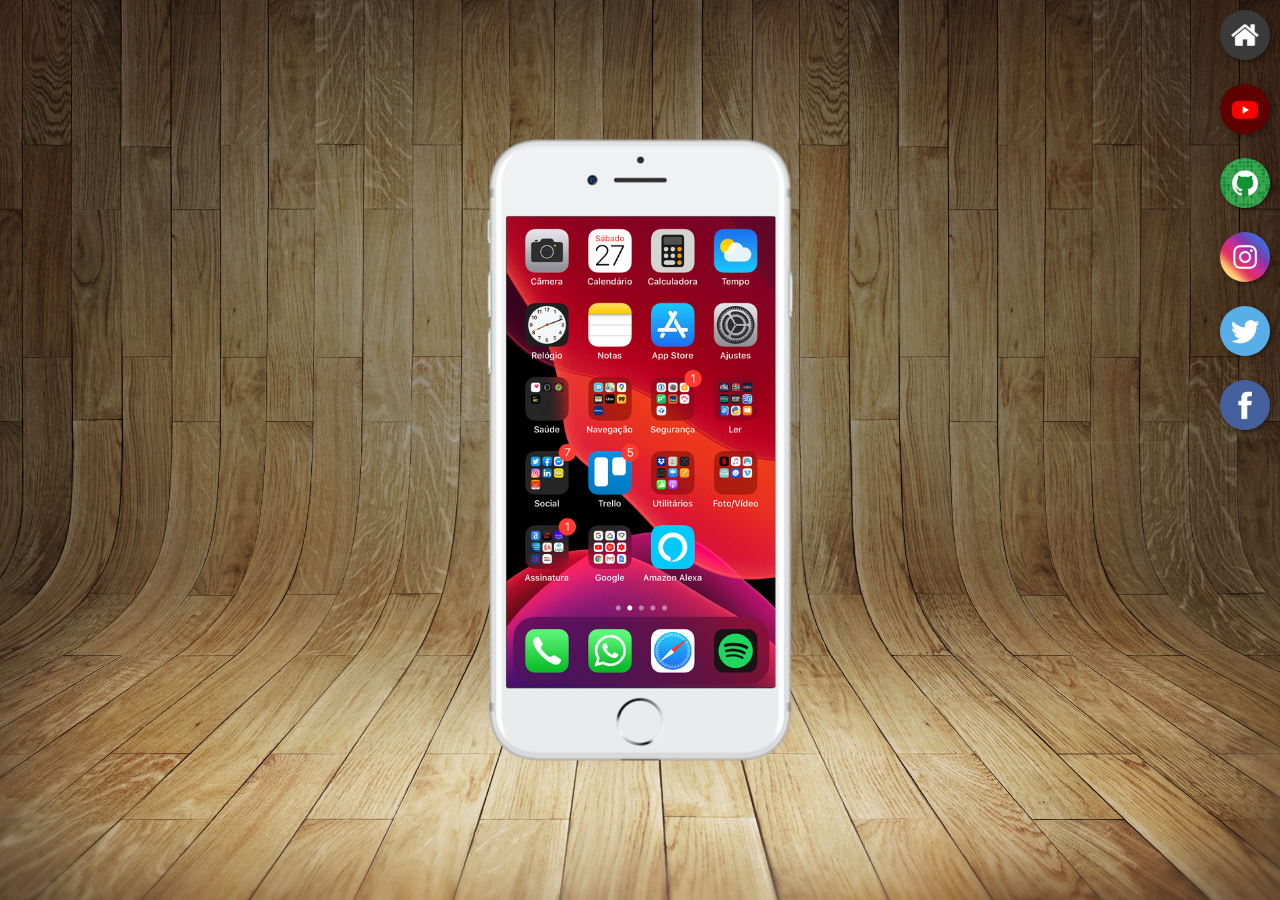
<file: index.html>
<!DOCTYPE html>
<html lang="en">
<head>
    <meta charset="UTF-8">
    <meta name="viewport" content="width=device-width, initial-scale=1.0">
    <title>Projecto Redes sociais</title>
    <link rel="shortcut icon" href="favicon.ico" type="image/x-icon">
     <link rel="stylesheet" href="estilos/style.css">
</head>
<body>
     

    <main>
        <section id="telefone">
            <iframe src="home.html" name="tela"  id="tela" frameborder="0">
                Seu navegador nao e compativel com isso.
            </iframe>

        </section>
        <section id="redes-sociais">
            <a href="home.html" target="tela"><img src="imagens/logo-home.jpg" alt="logo-home"></a><br>
            <a href="youtube.html" target="tela"><img src="imagens/logo-youtube.jpg" alt="logo-youtube"></a><br>
            <a href="github.html" target="tela"><img src="imagens/logo-github.jpg" alt="logo-github"></a><br>
            <a href="instagram.html" target="tela"><img src="imagens/logo-instagram.jpg" alt="logo-instagram"></a><br>
            <a href="twiiter.html" target="tela"><img src="imagens/logo-twitter.jpg" alt="logo-twitter"></a><br>
            <a href="facebook.html" target="tela"><img src="imagens/logo-facebook.jpg" alt="logo-facebbok"></a><br>

        </section>
    </main>
    
</body>
</html>
</file>
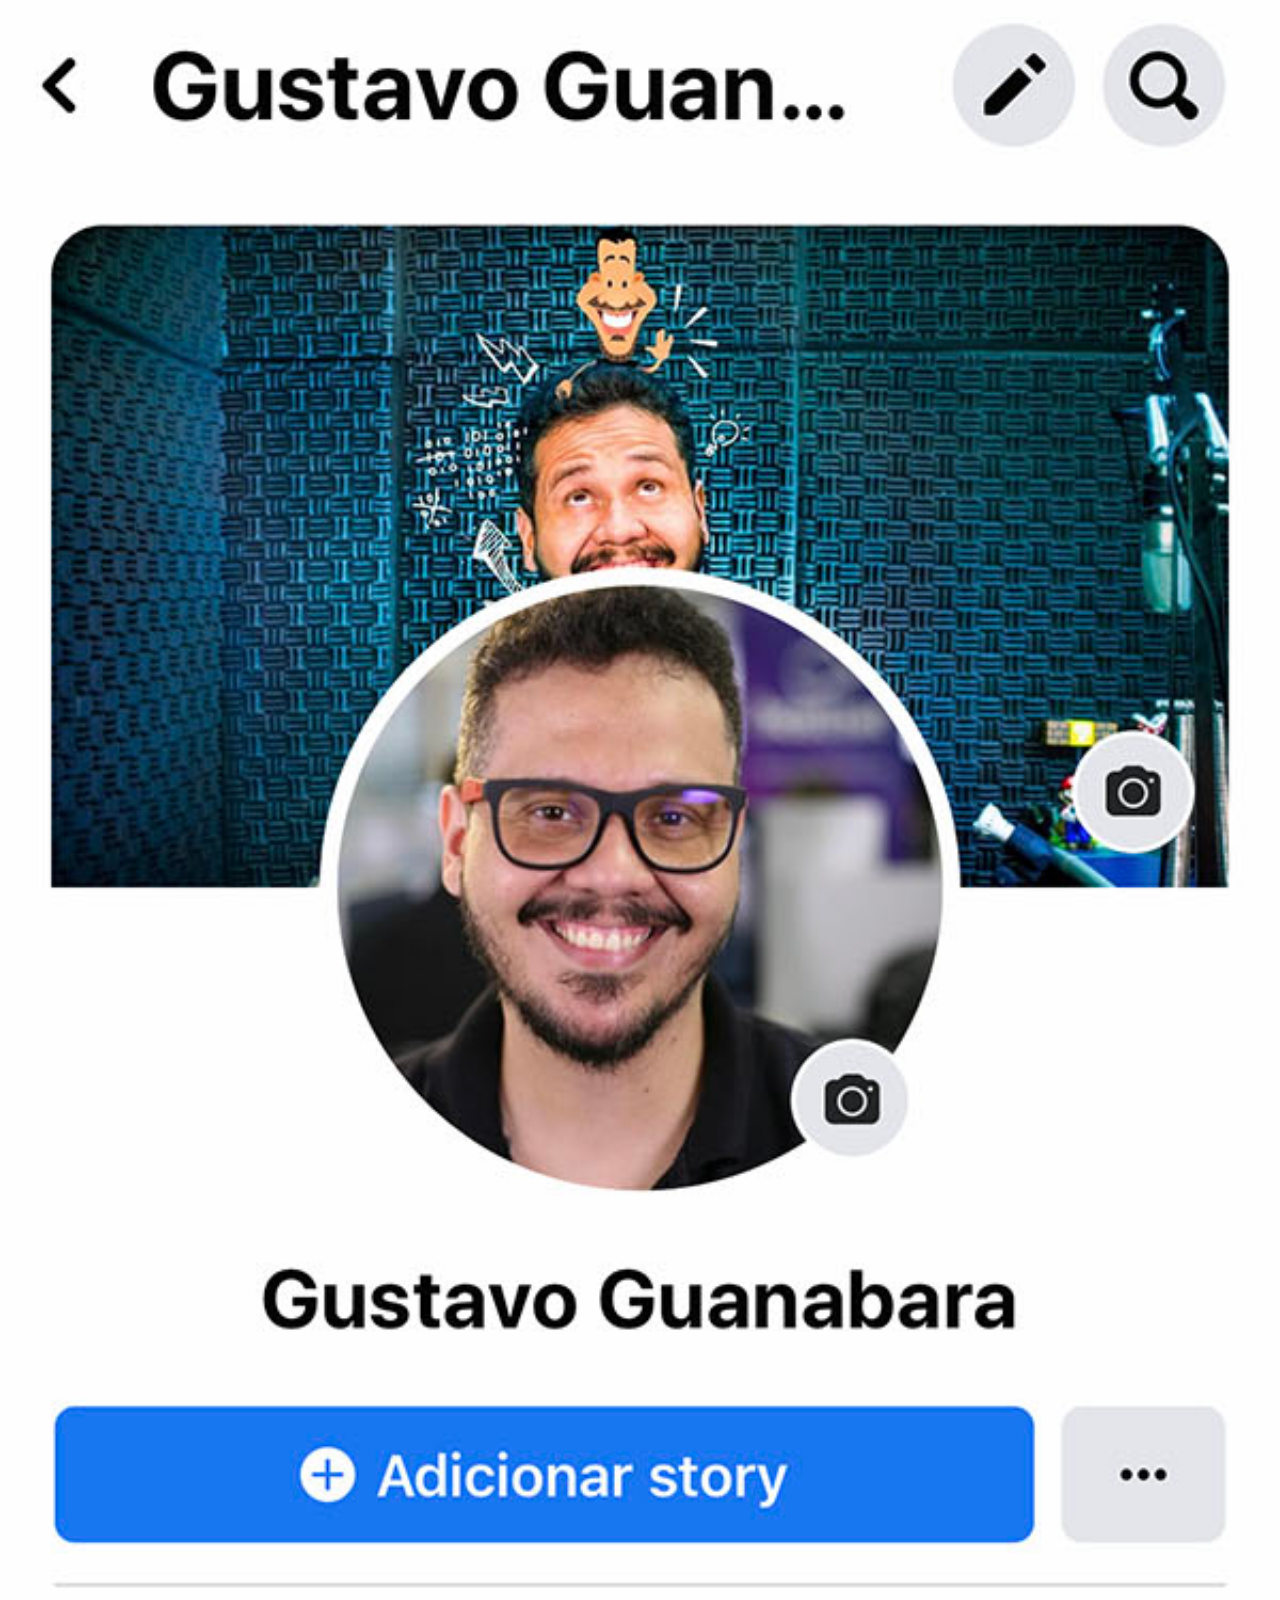
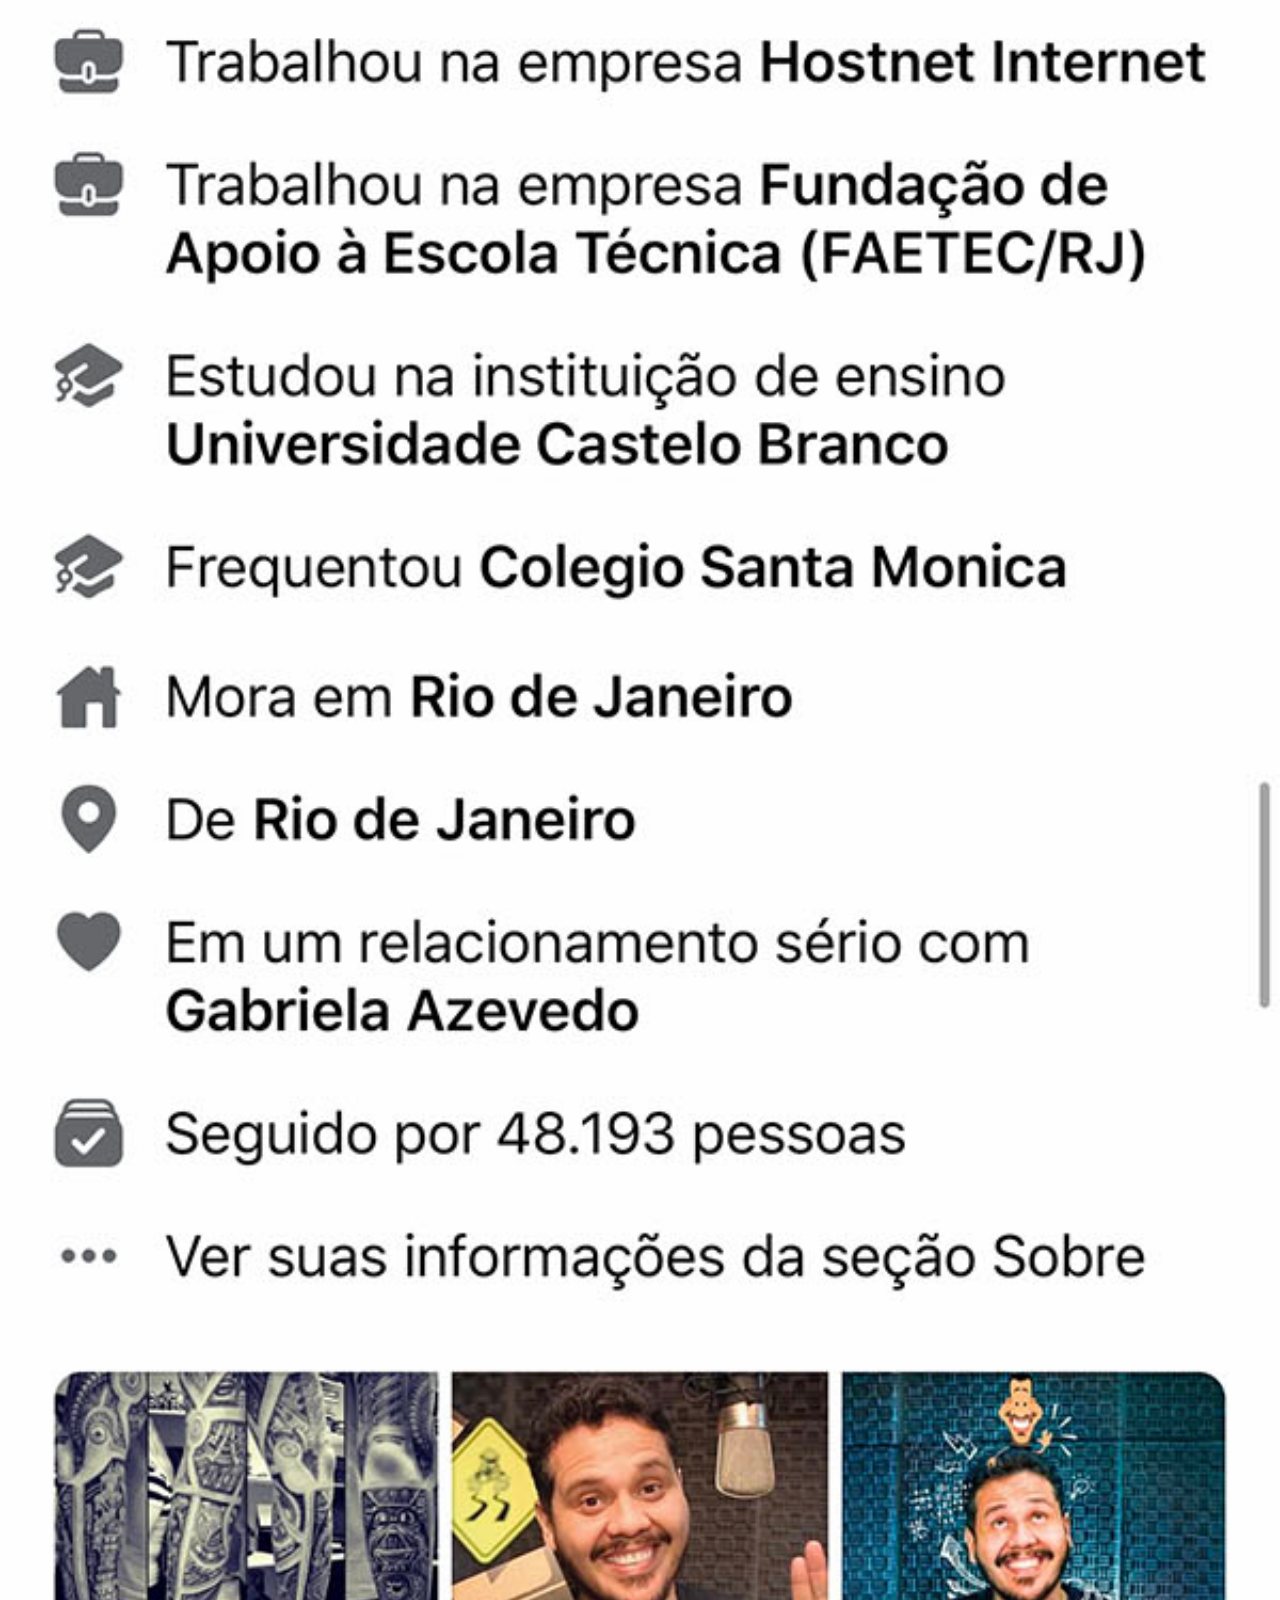
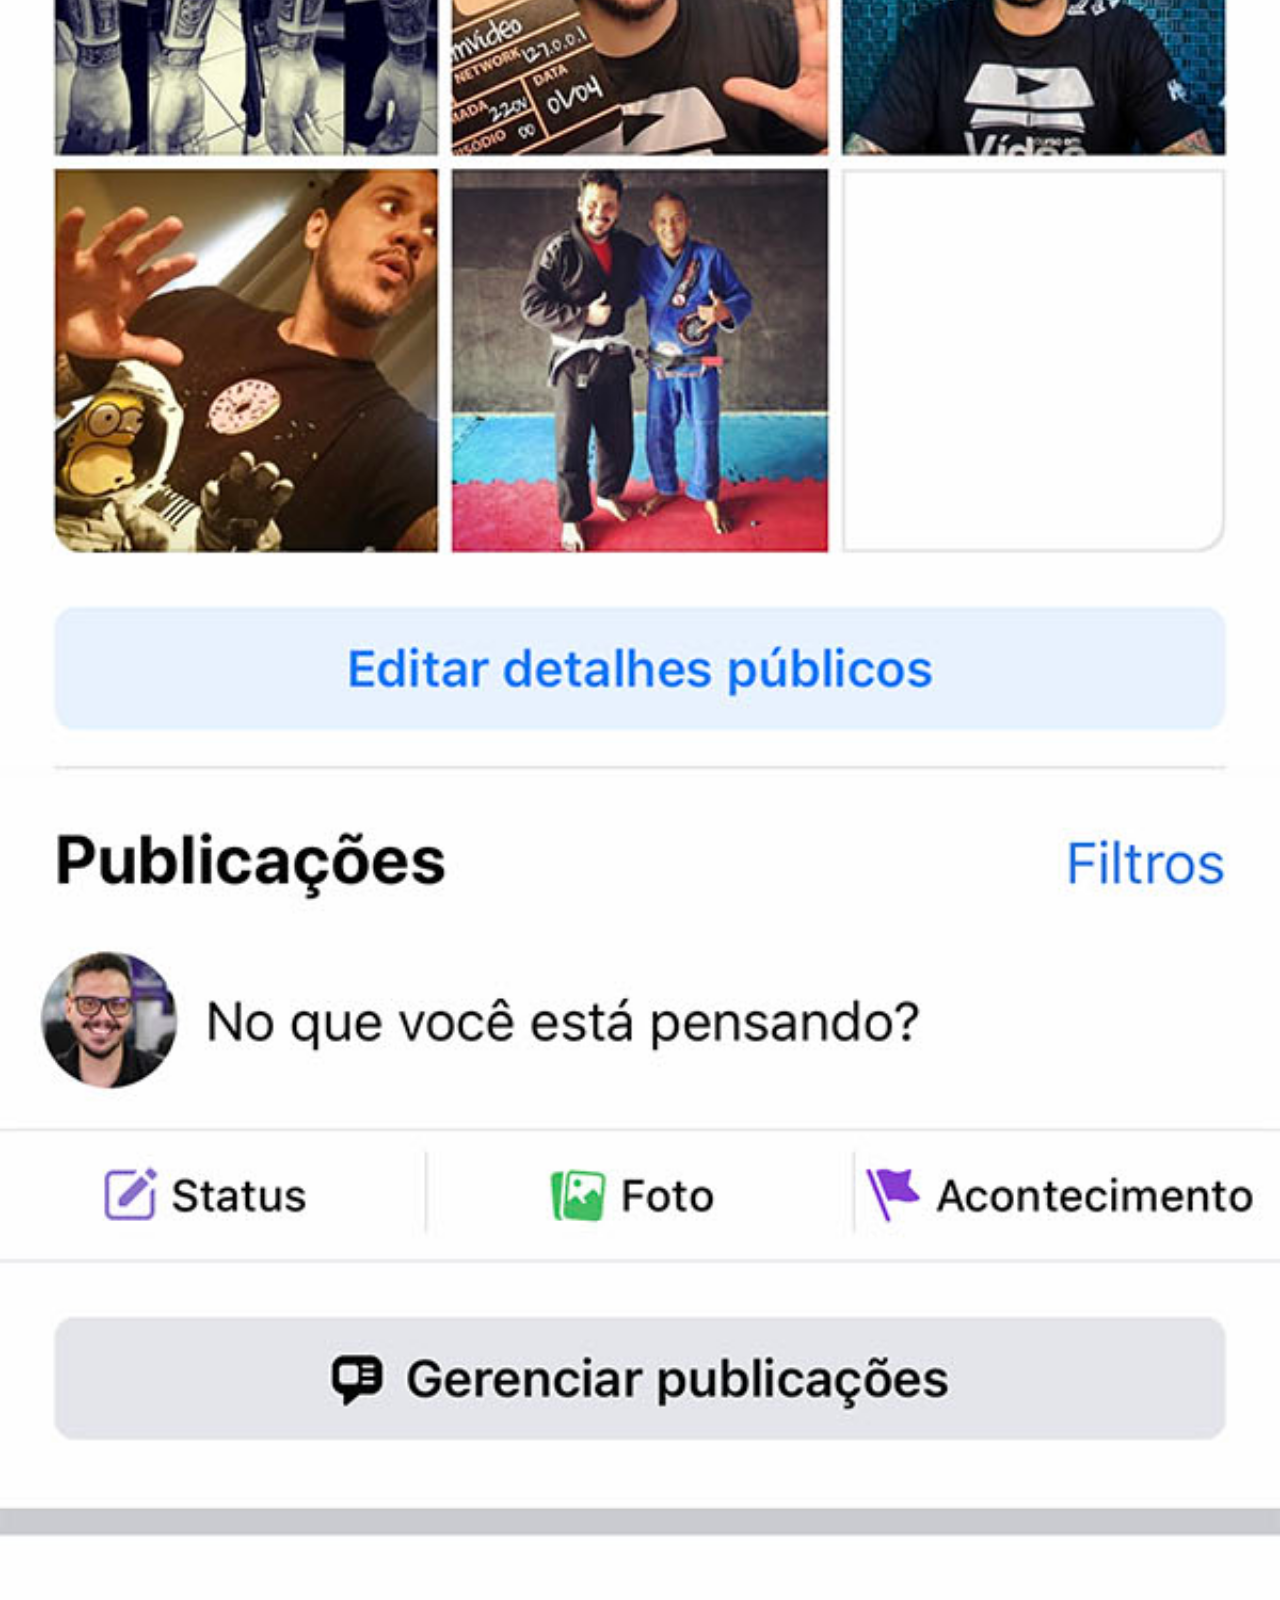
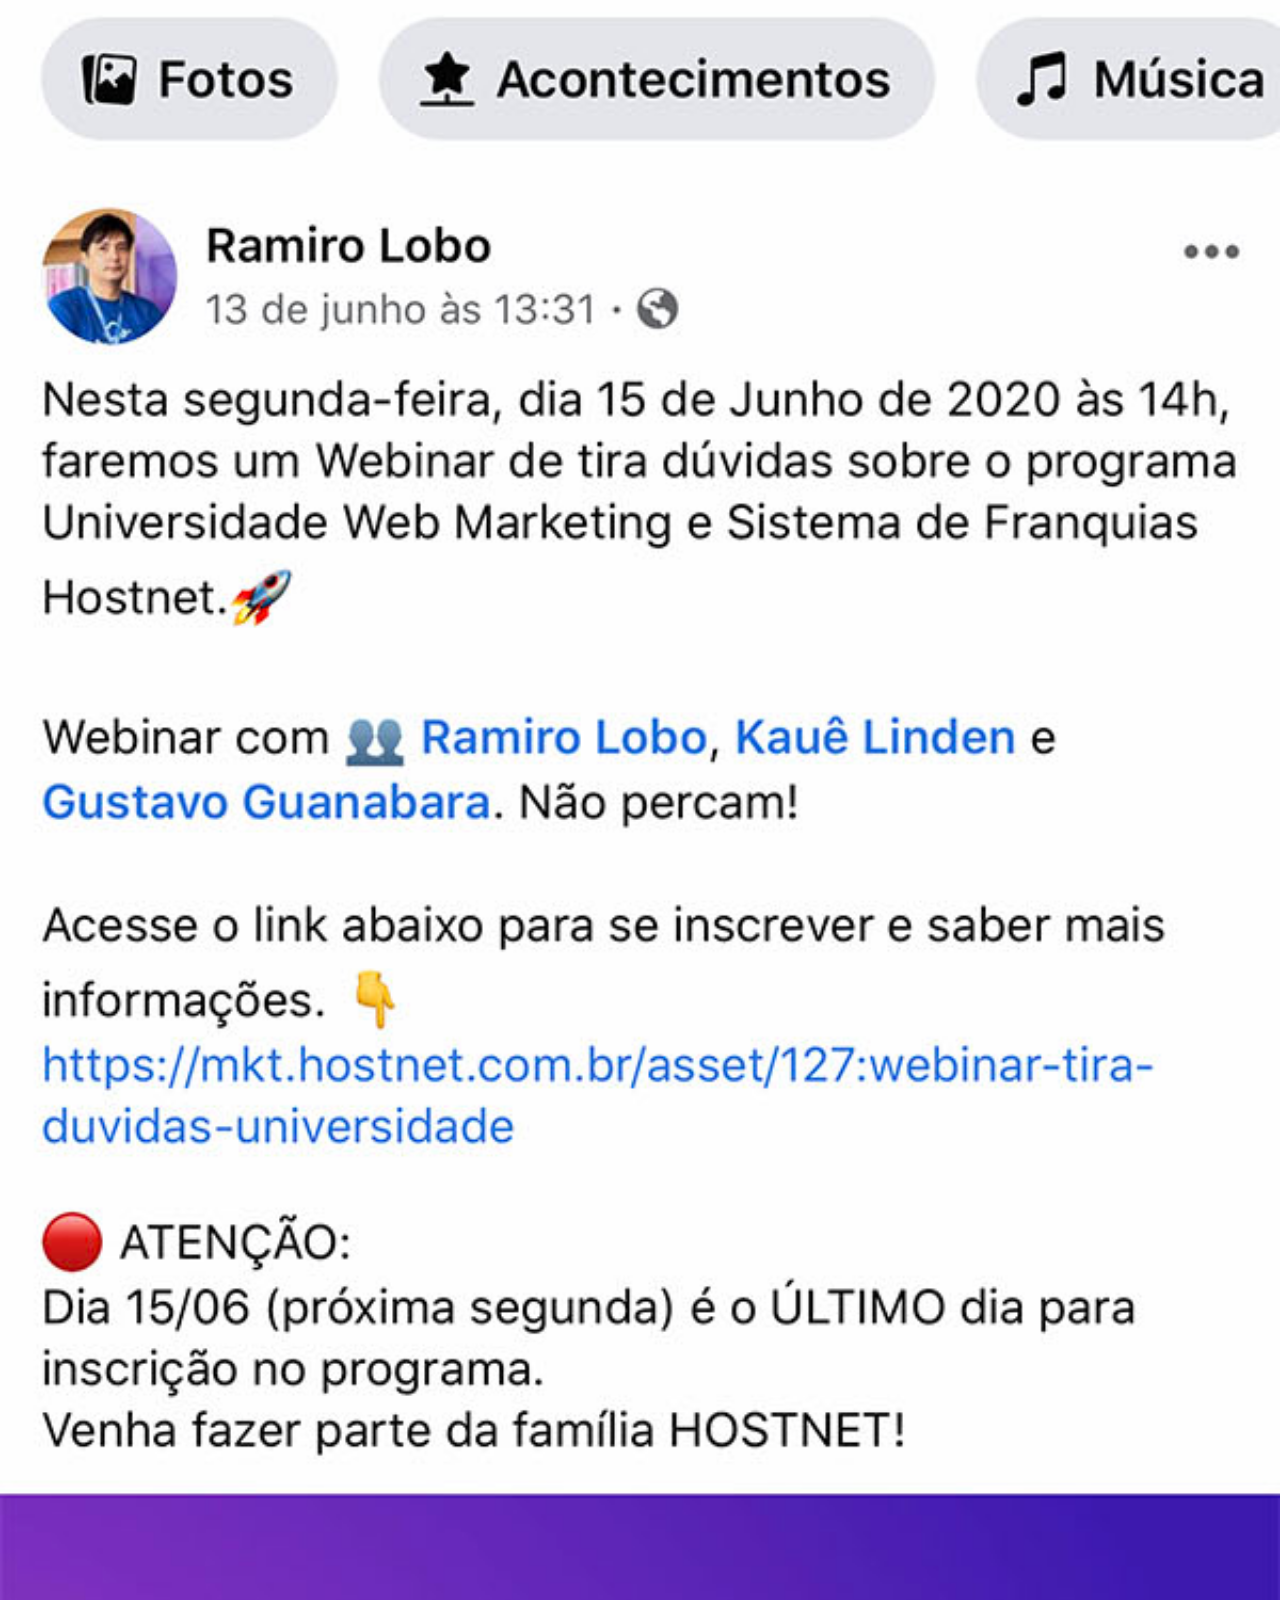
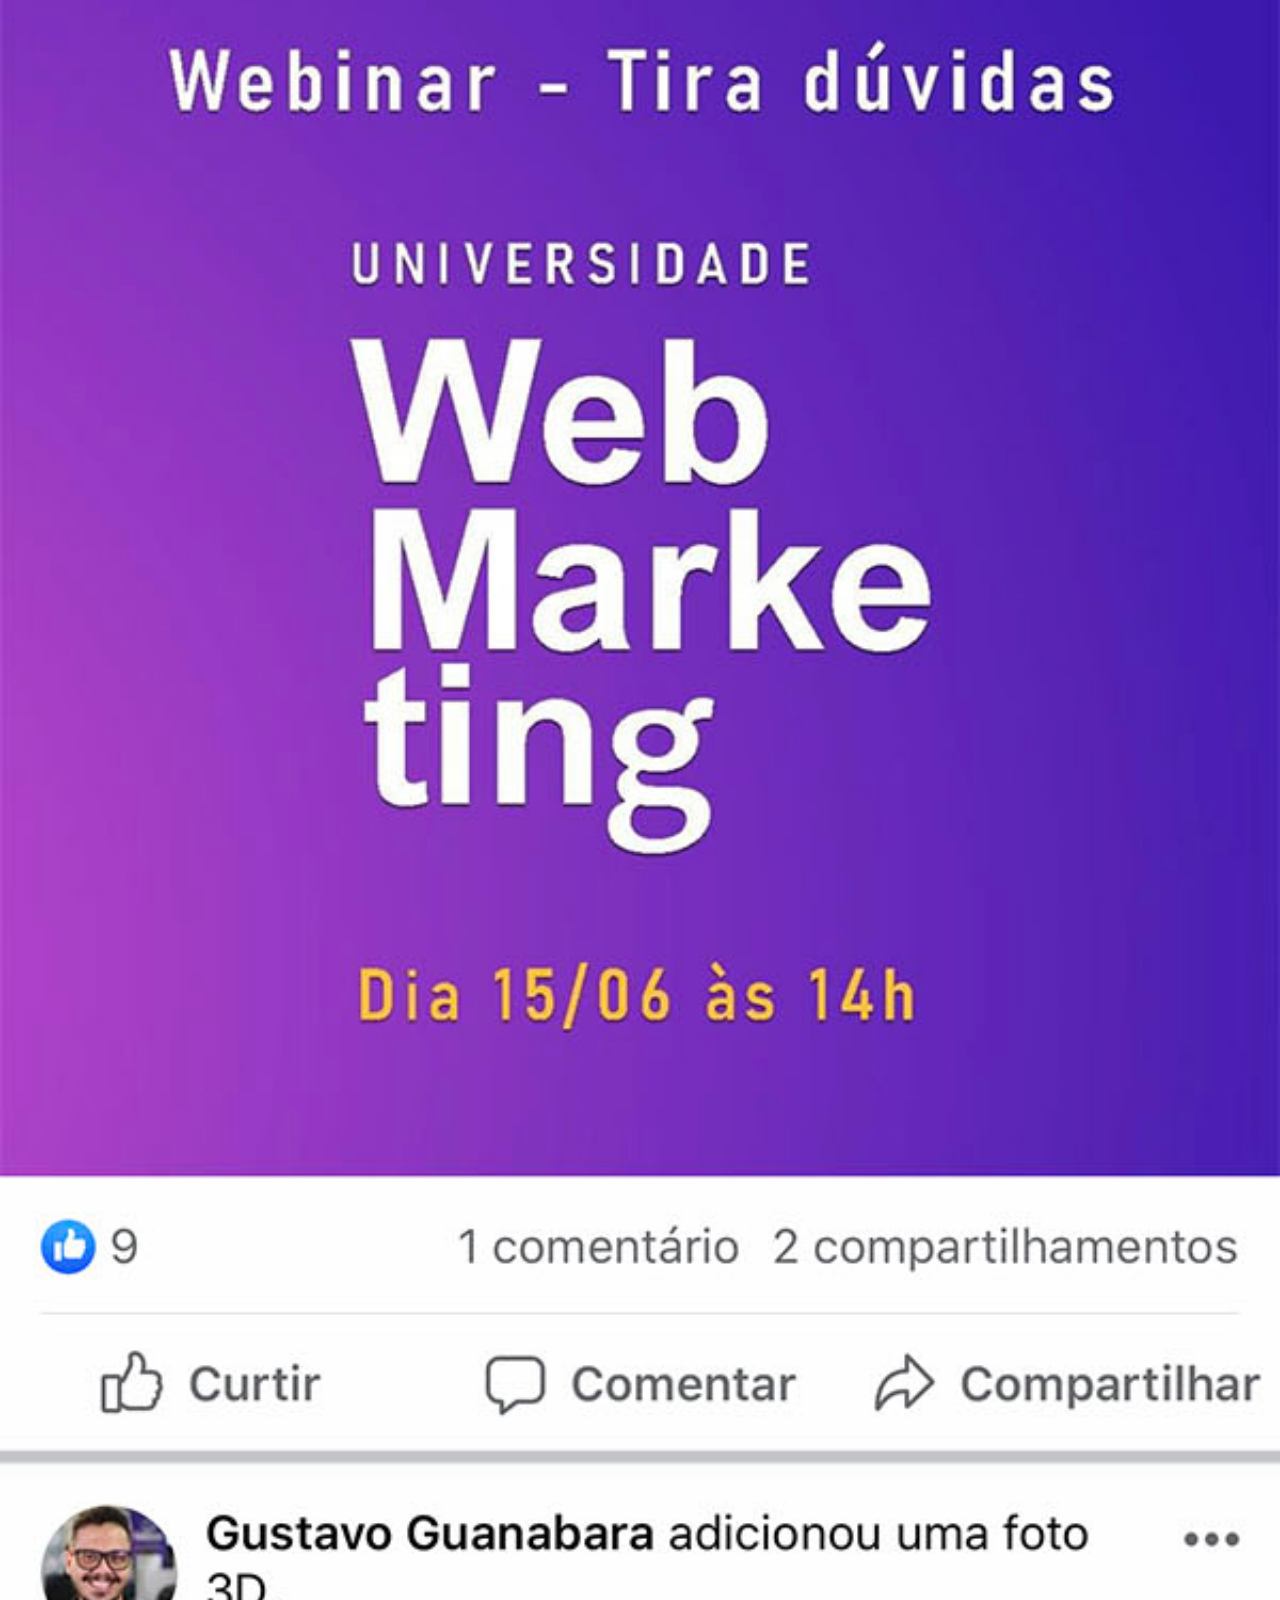
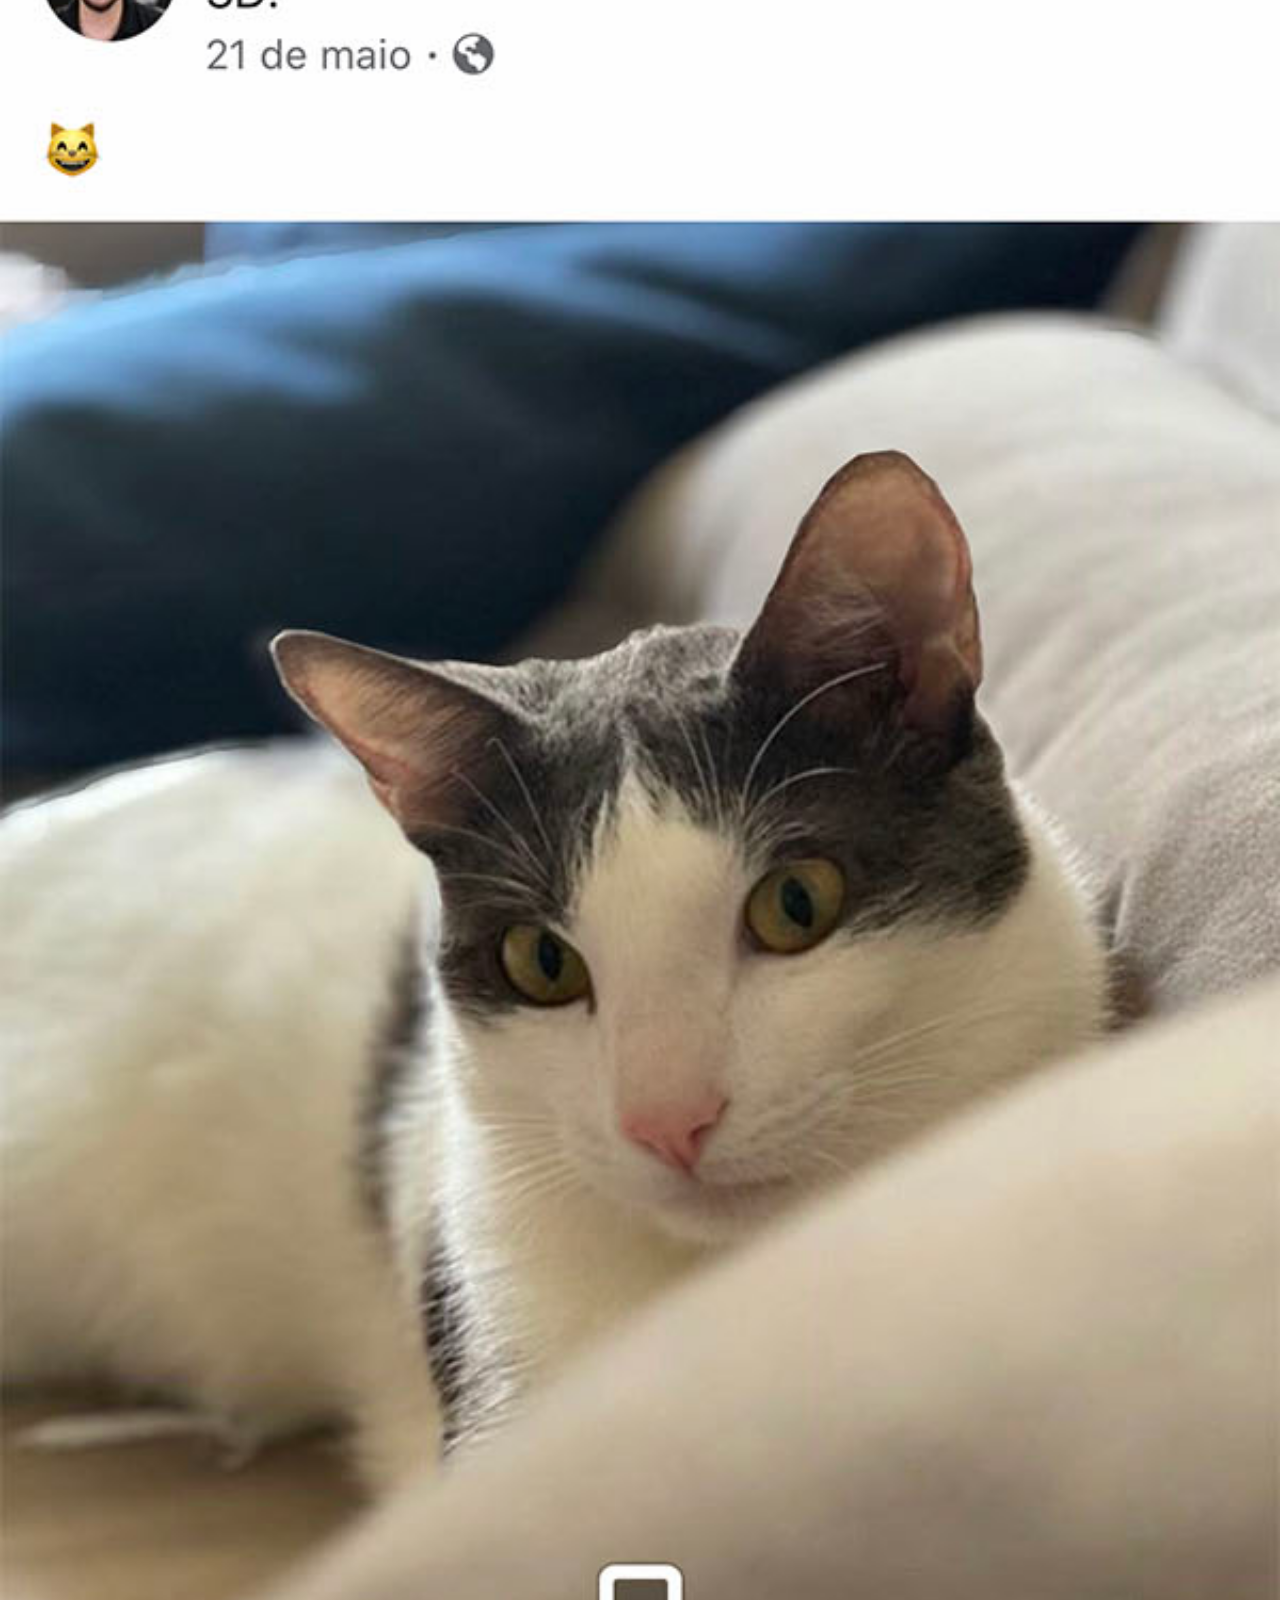
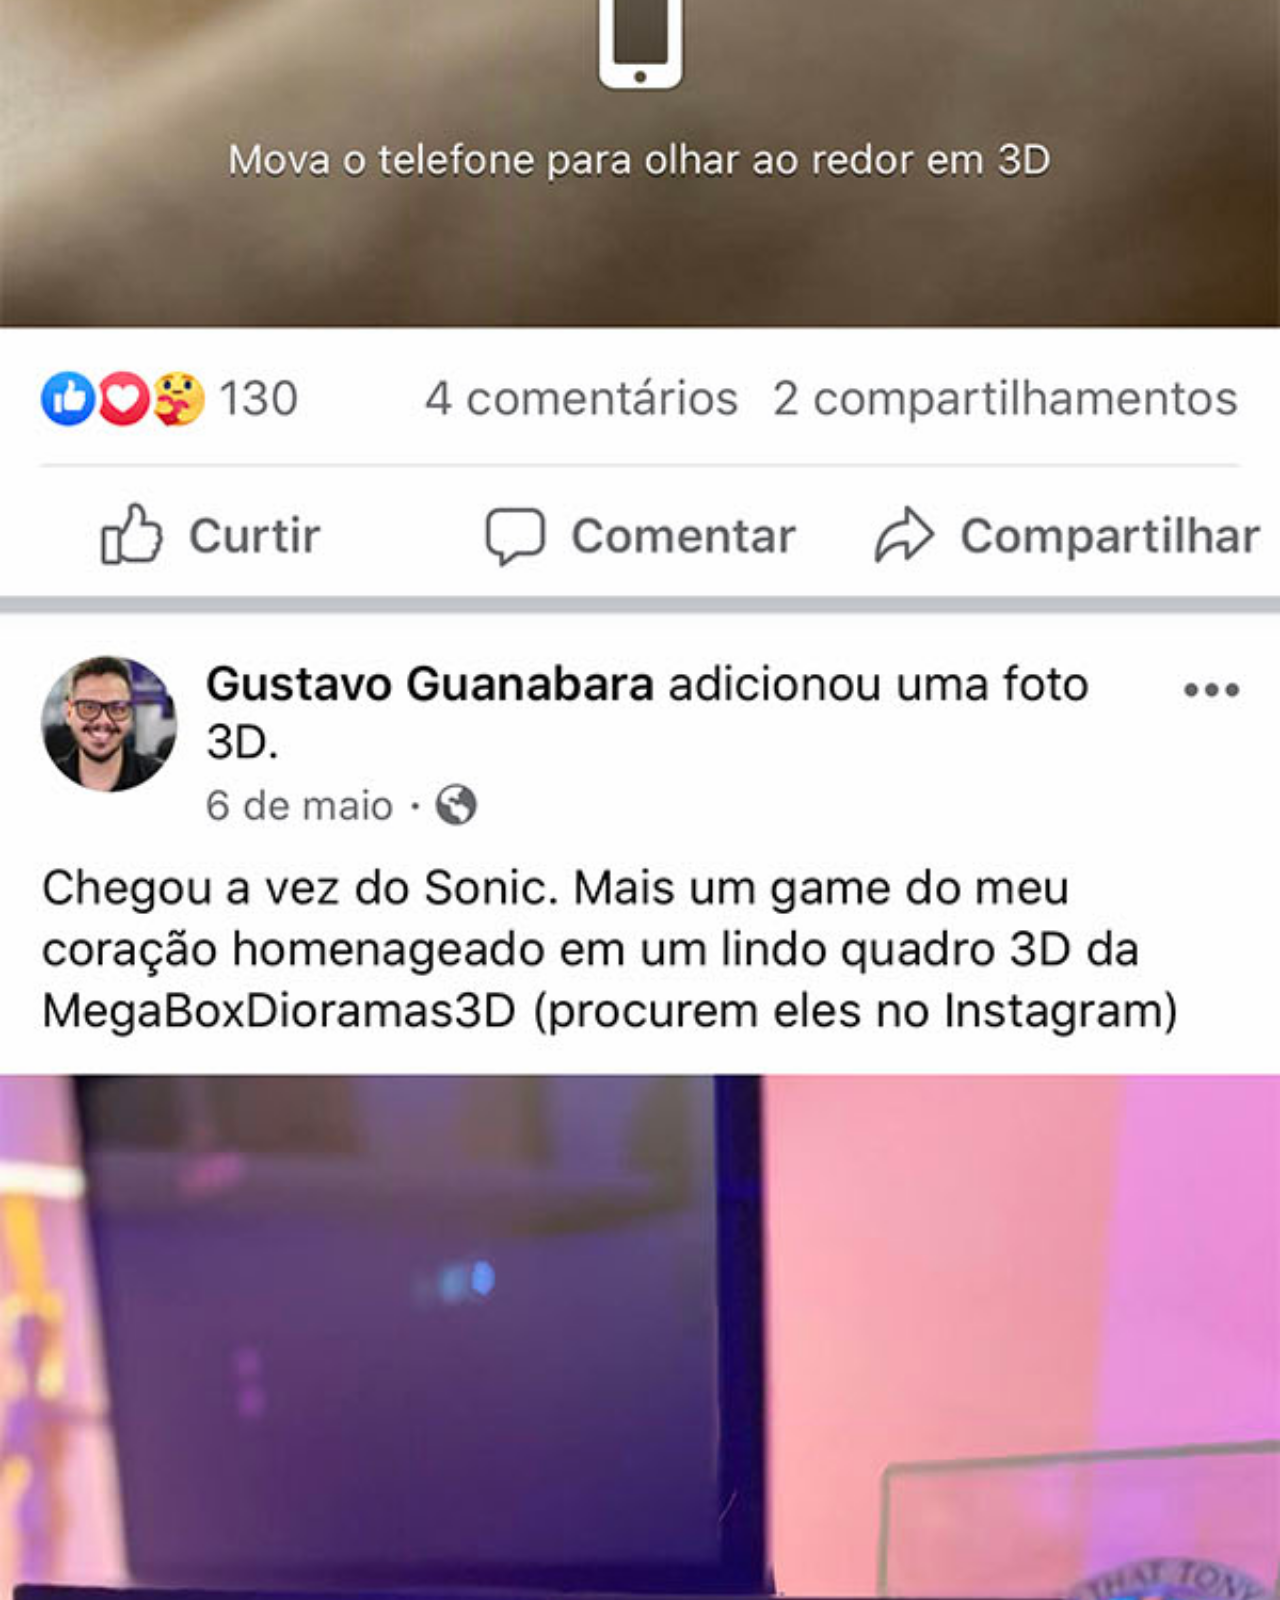
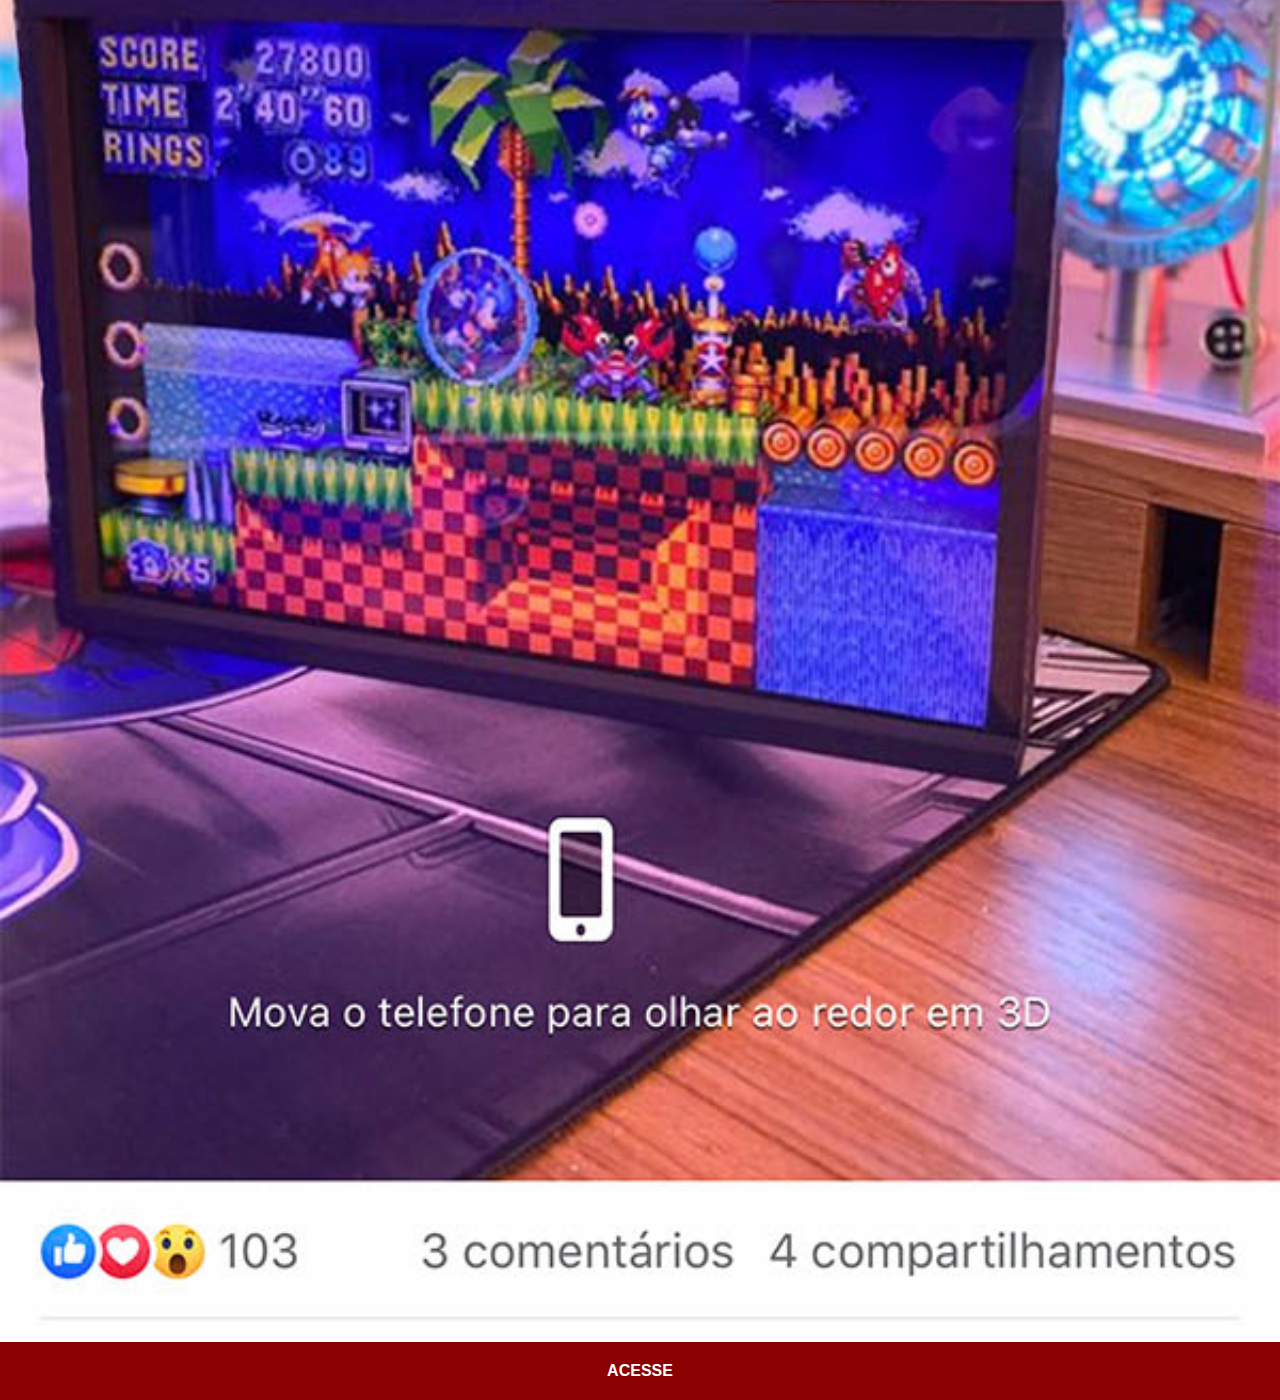
<file: facebook.html>
<!DOCTYPE html>
<html lang="pt-br">
<head>
    <meta charset="UTF-8">
    <meta http-equiv="X-UA-Compatible" content="IE=edge">
    <meta name="viewport" content="width=device-width, initial-scale=1.0">
    <title>Facebook</title>
    <link rel="stylesheet" href="estilos/social.css">
</head>
<body>

    <img src="imagens/tela-facebook.jpg" alt="Facebook">
    

    <a href="https://web.facebook.com/gustavoguanabara/?locale=pt_BR&_rdc=1&_rdr" target="_blank">ACESSE</a>
    
</body>
</html>
</file>
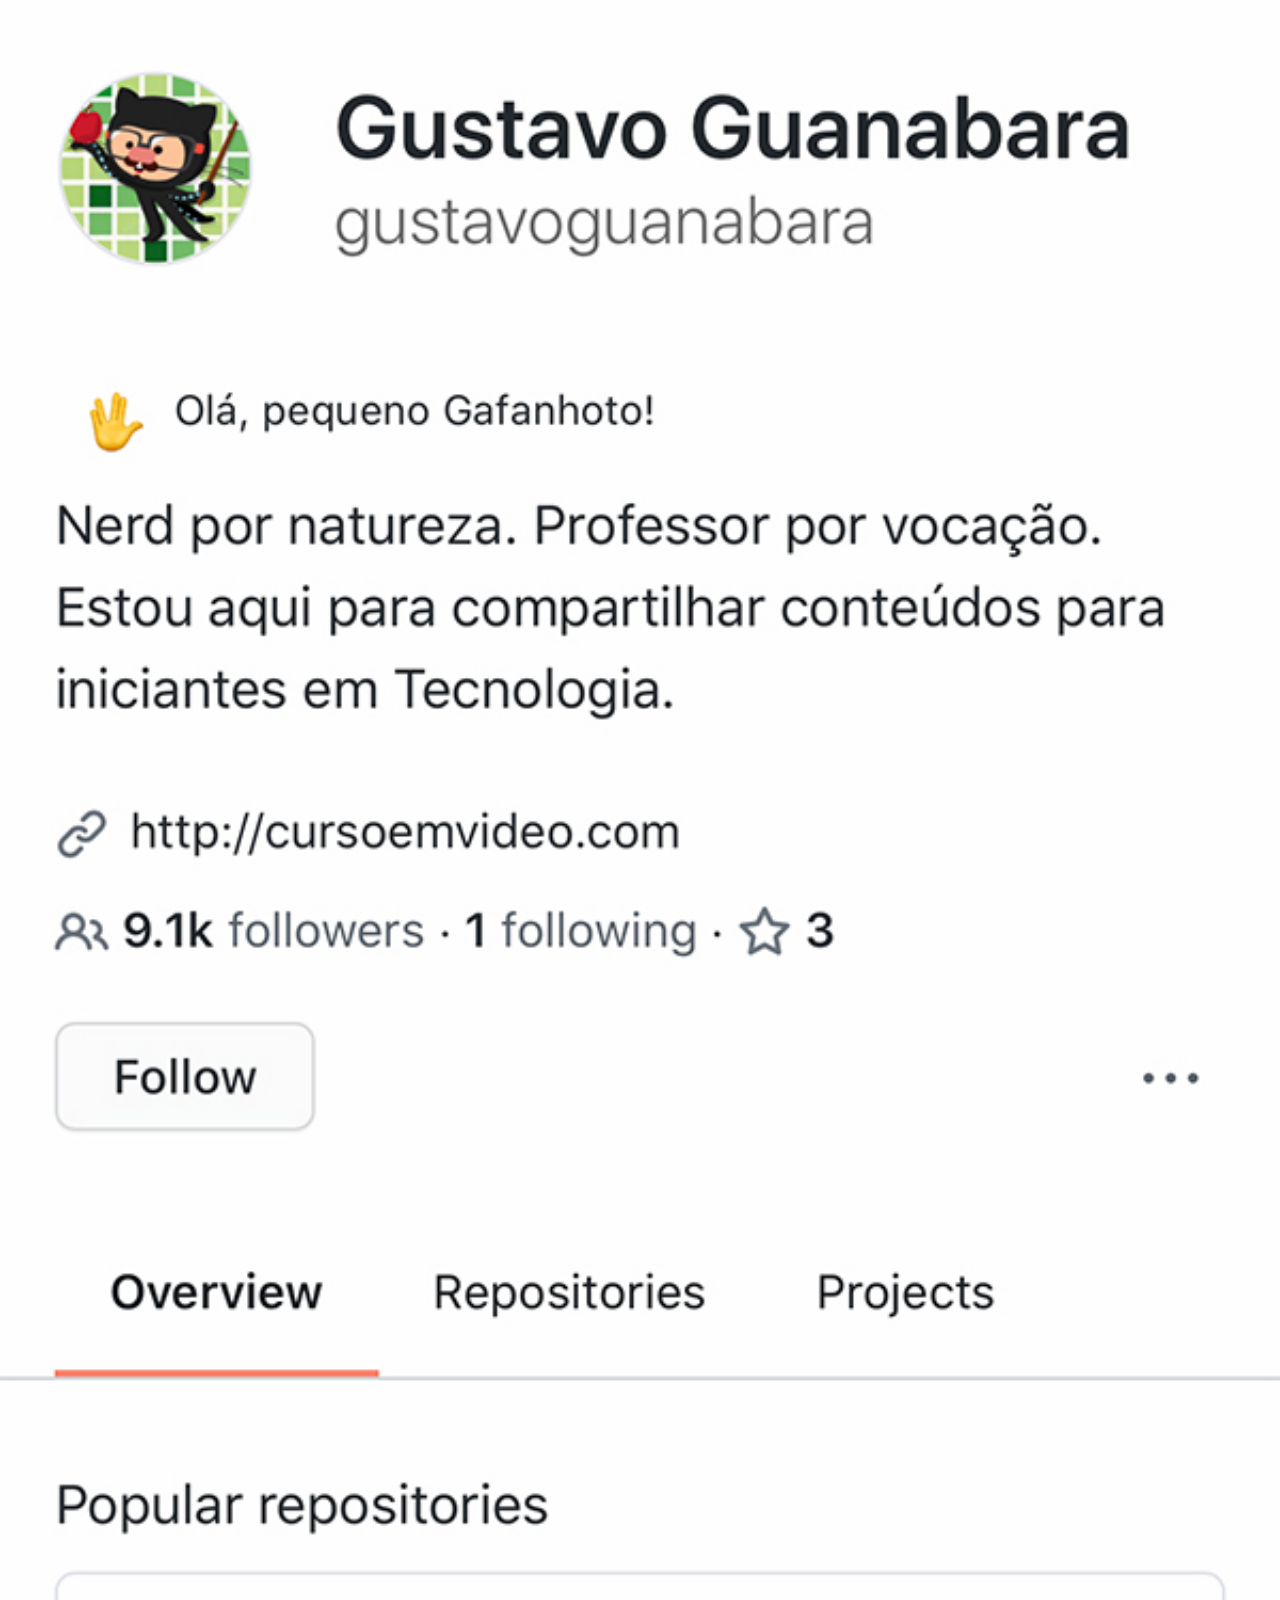
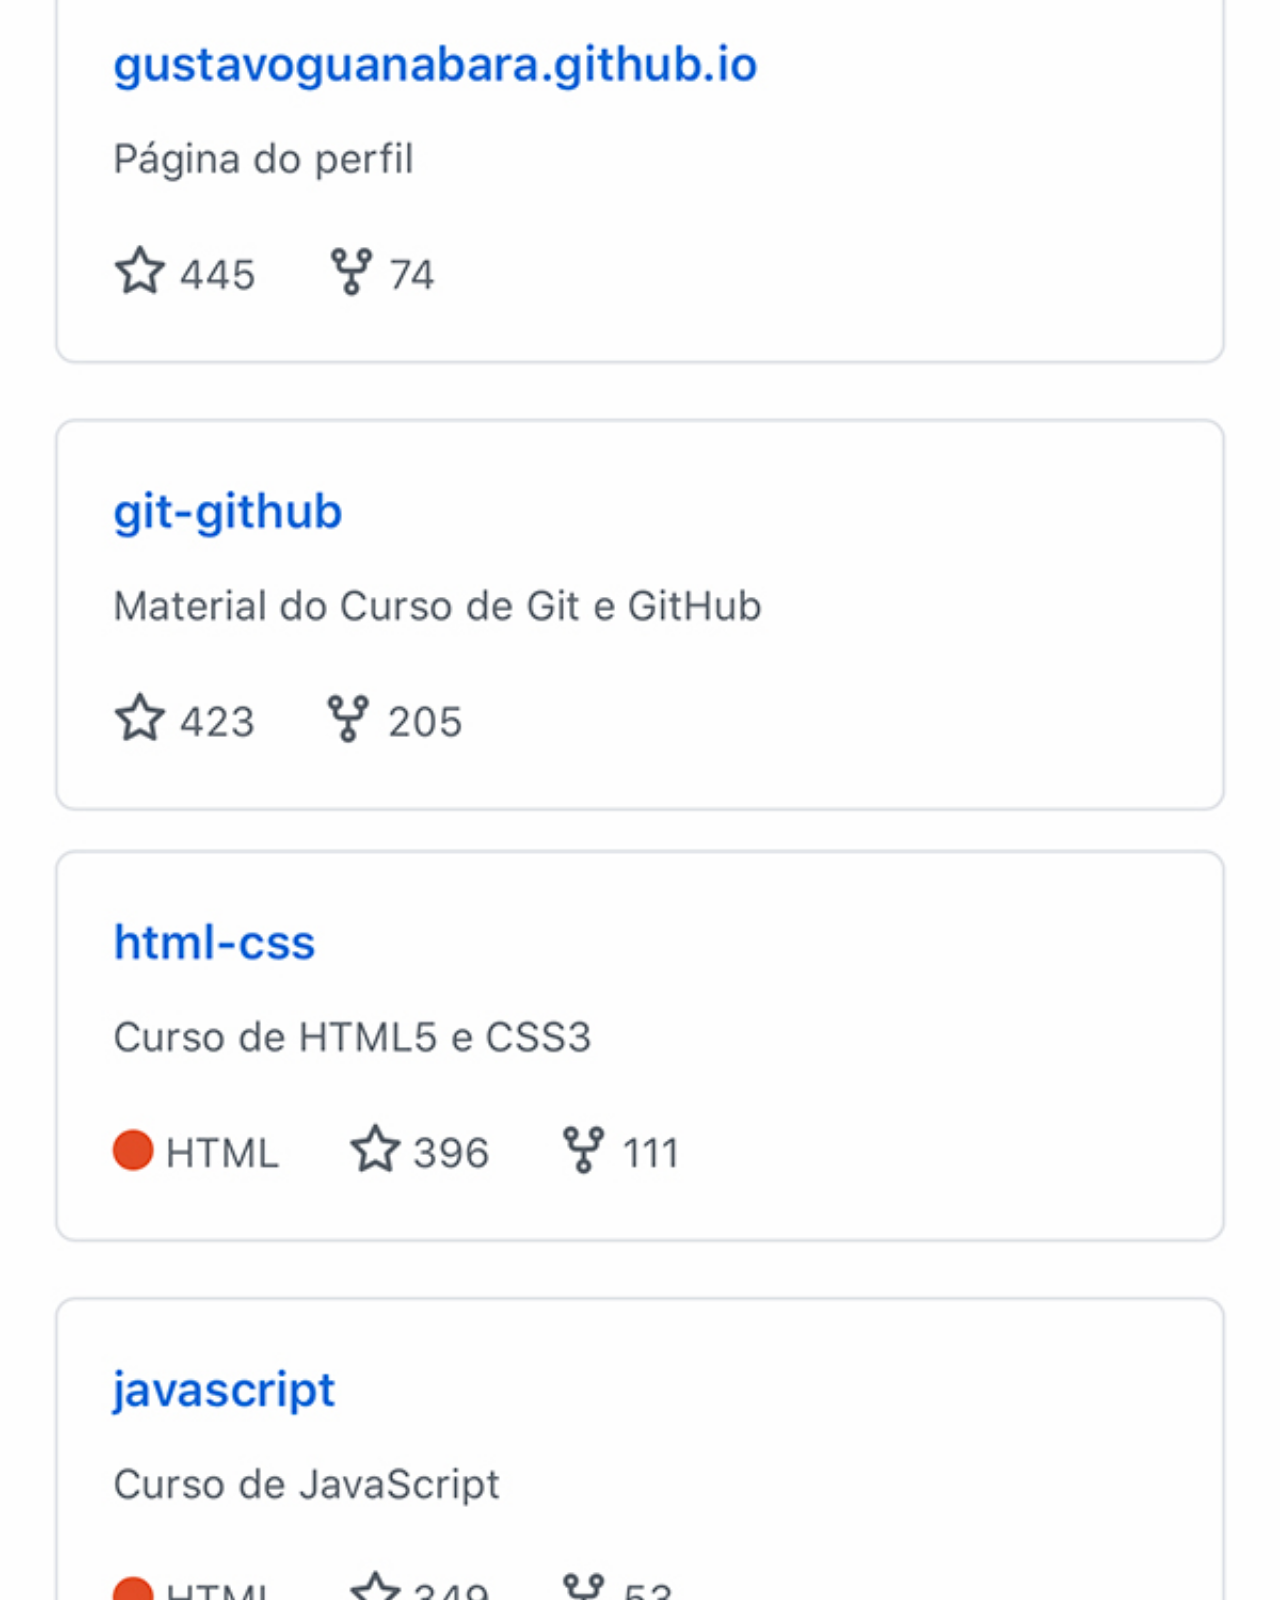
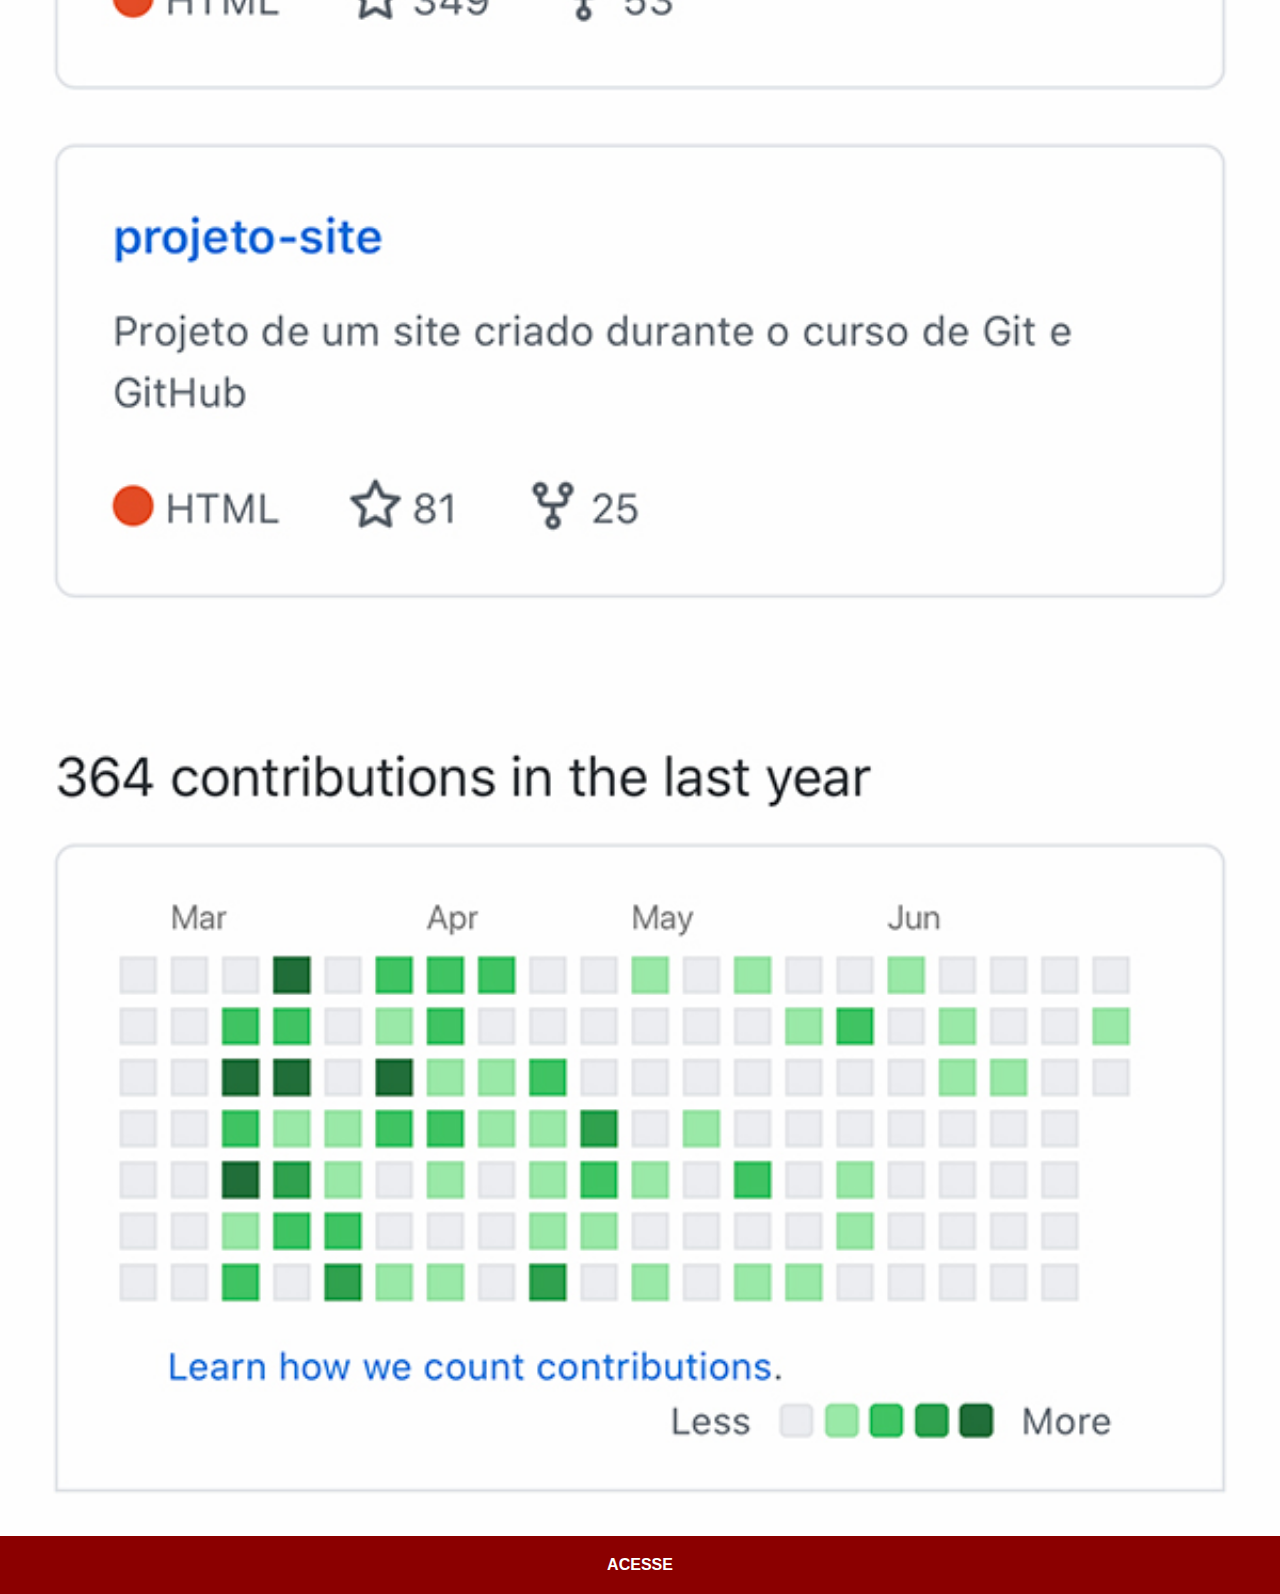
<file: github.html>
<!DOCTYPE html>
<html lang="pt-br">
<head>
    <meta charset="UTF-8">
    <meta http-equiv="X-UA-Compatible" content="IE=edge">
    <meta name="viewport" content="width=device-width, initial-scale=1.0">
    <title>GitHub</title>
    <link rel="stylesheet" href="estilos/social.css">
</head>
<body>
<img src="imagens/tela-github.jpg" alt="GitHub">

<a href="https://github.com/gustavoguanabara" target="_blank">ACESSE</a>

    
</body>
</html>
</file>
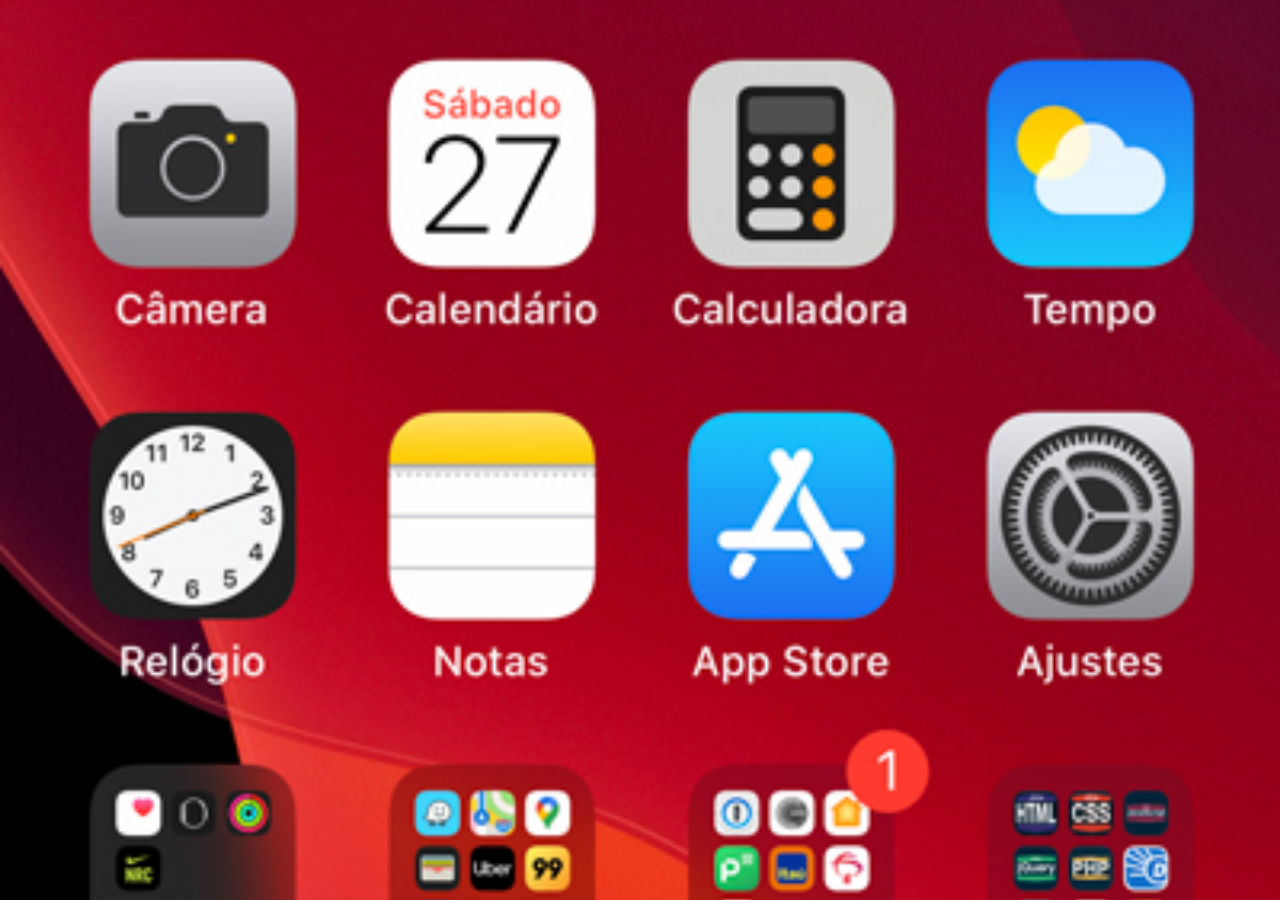
<file: home.html>
<!DOCTYPE html>
<html lang="pt-br">
<head>
    <meta charset="UTF-8">
    <meta http-equiv="X-UA-Compatible" content="IE=edge">
    <meta name="viewport" content="width=device-width, initial-scale=1.0">
    <title>Home</title>
    <style>

        *{
            margin: 0px;
            padding: 0px;
        }

        body{
            width: 100vw;
            height: 100vh;
            background: black url('imagens/tela-home.jpg') no-repeat top center ;
            background-size: cover;
           
        }
    </style>
</head>
<body>
    
</body>
</html>
</file>
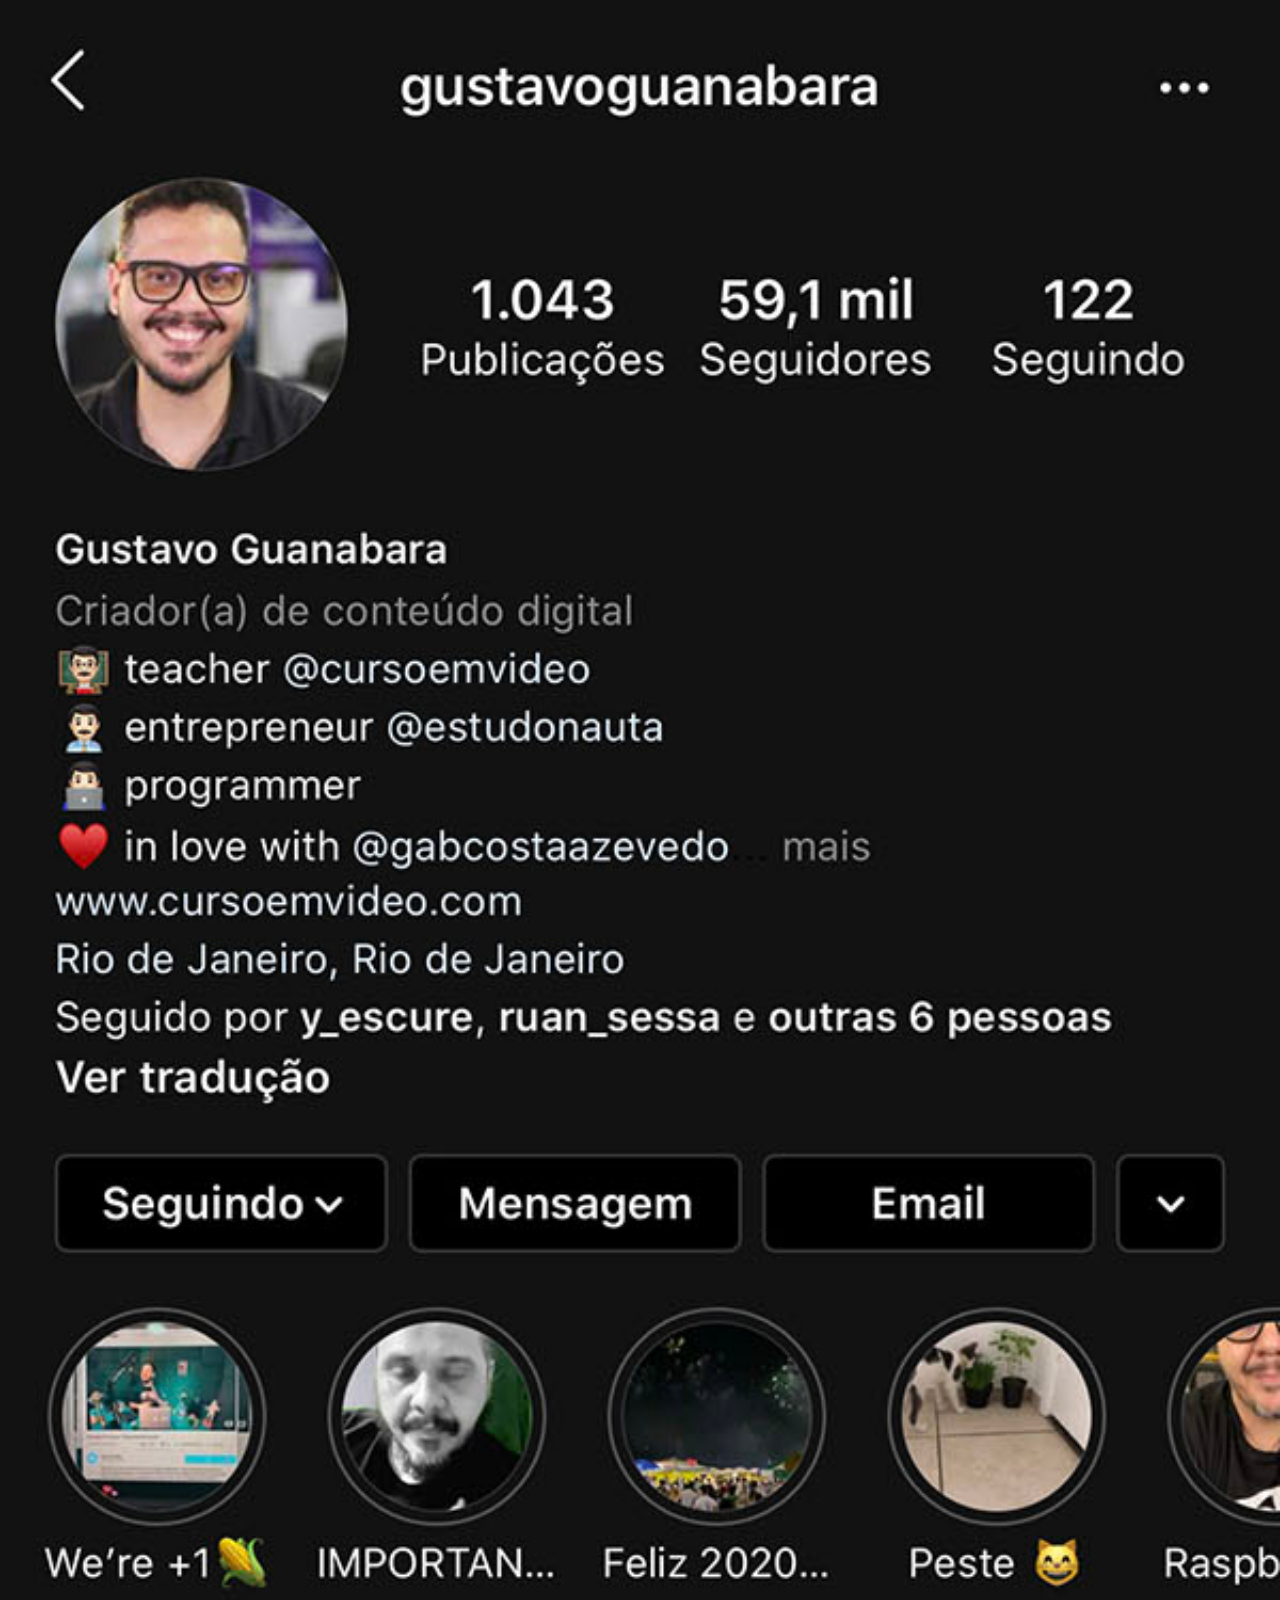
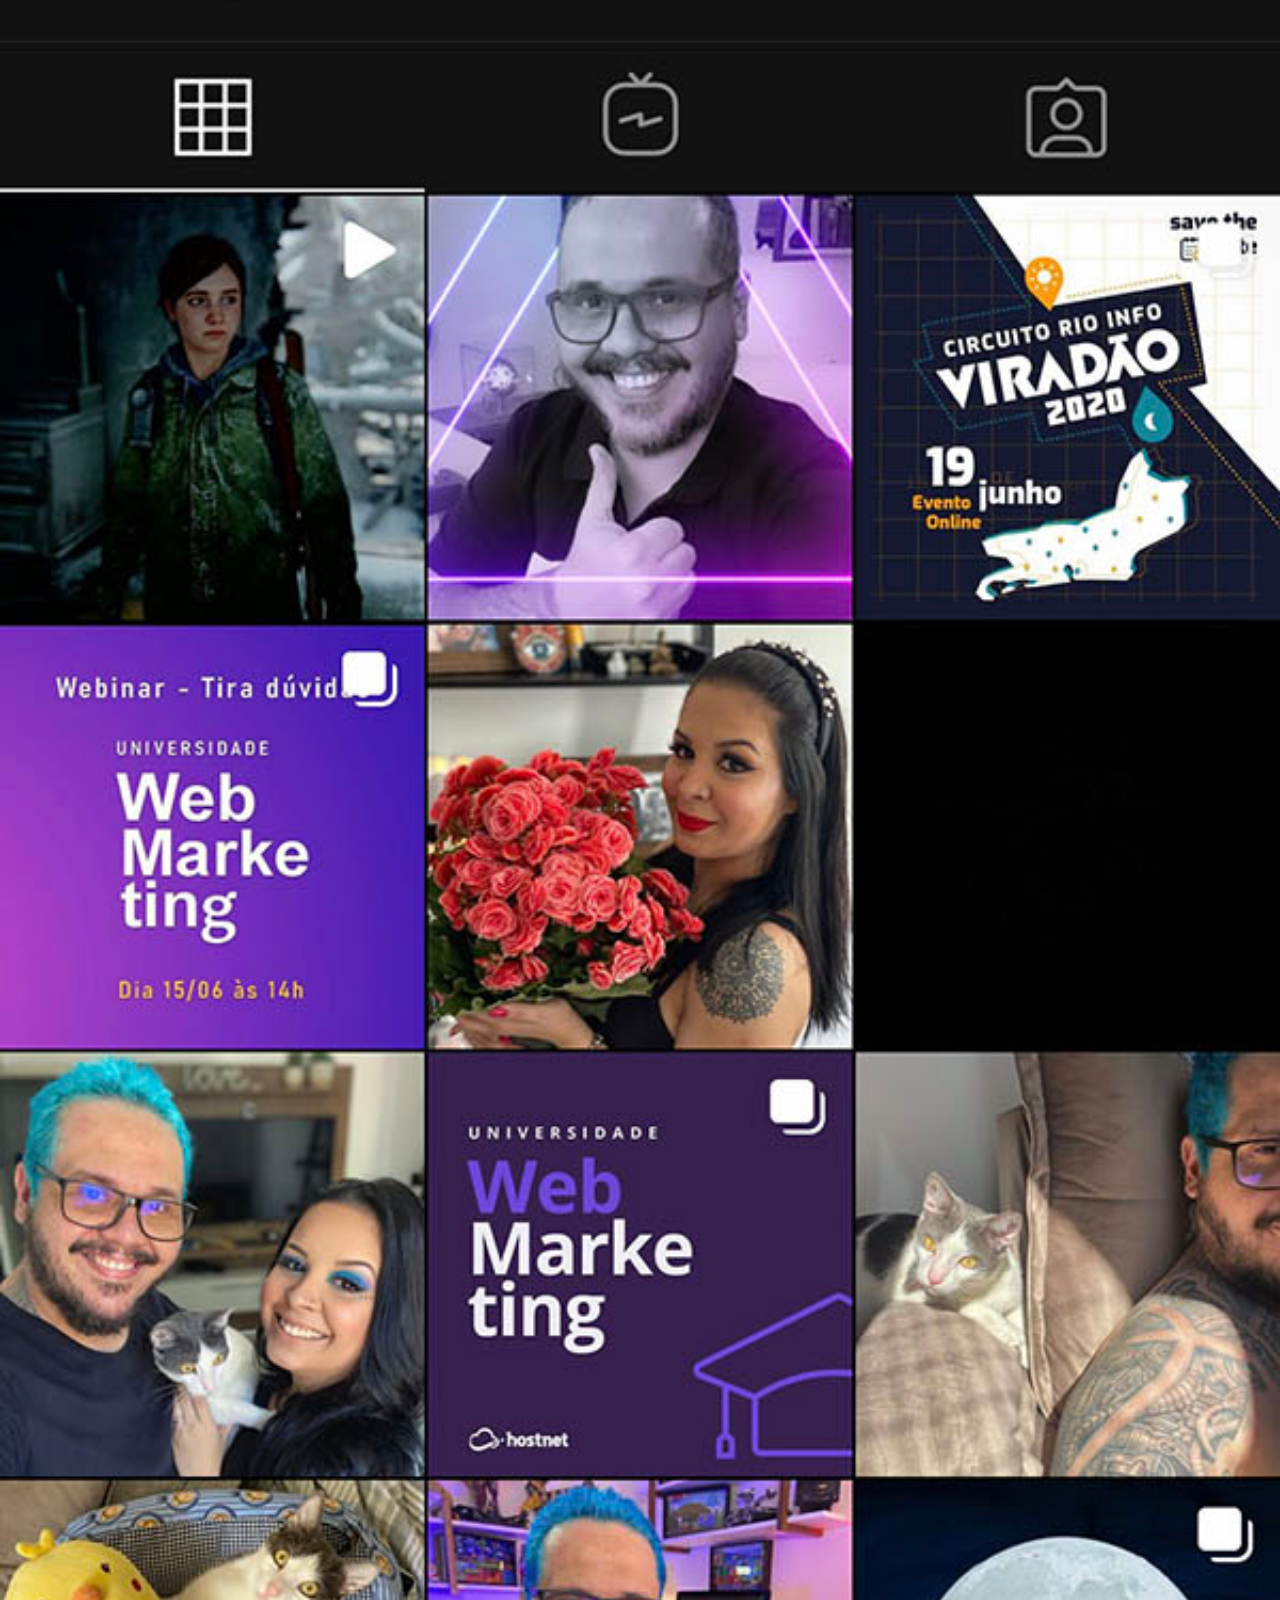
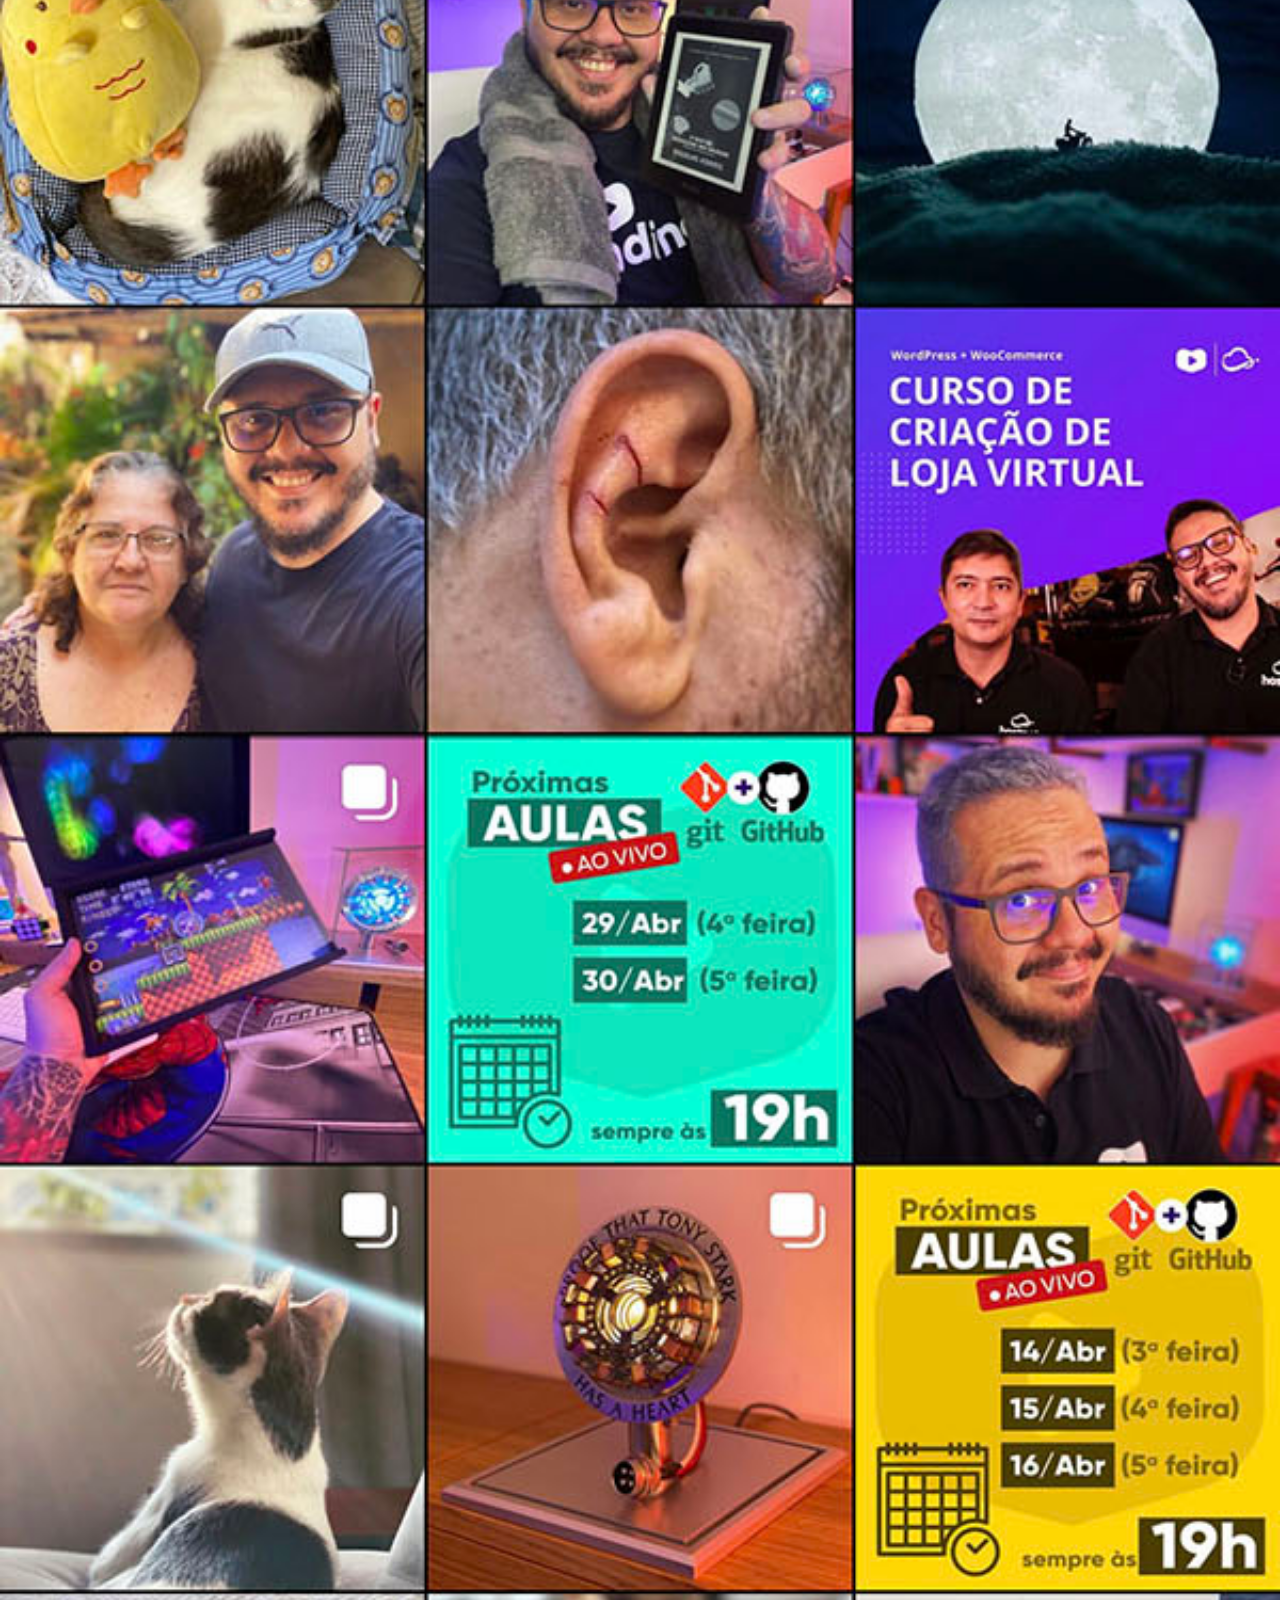
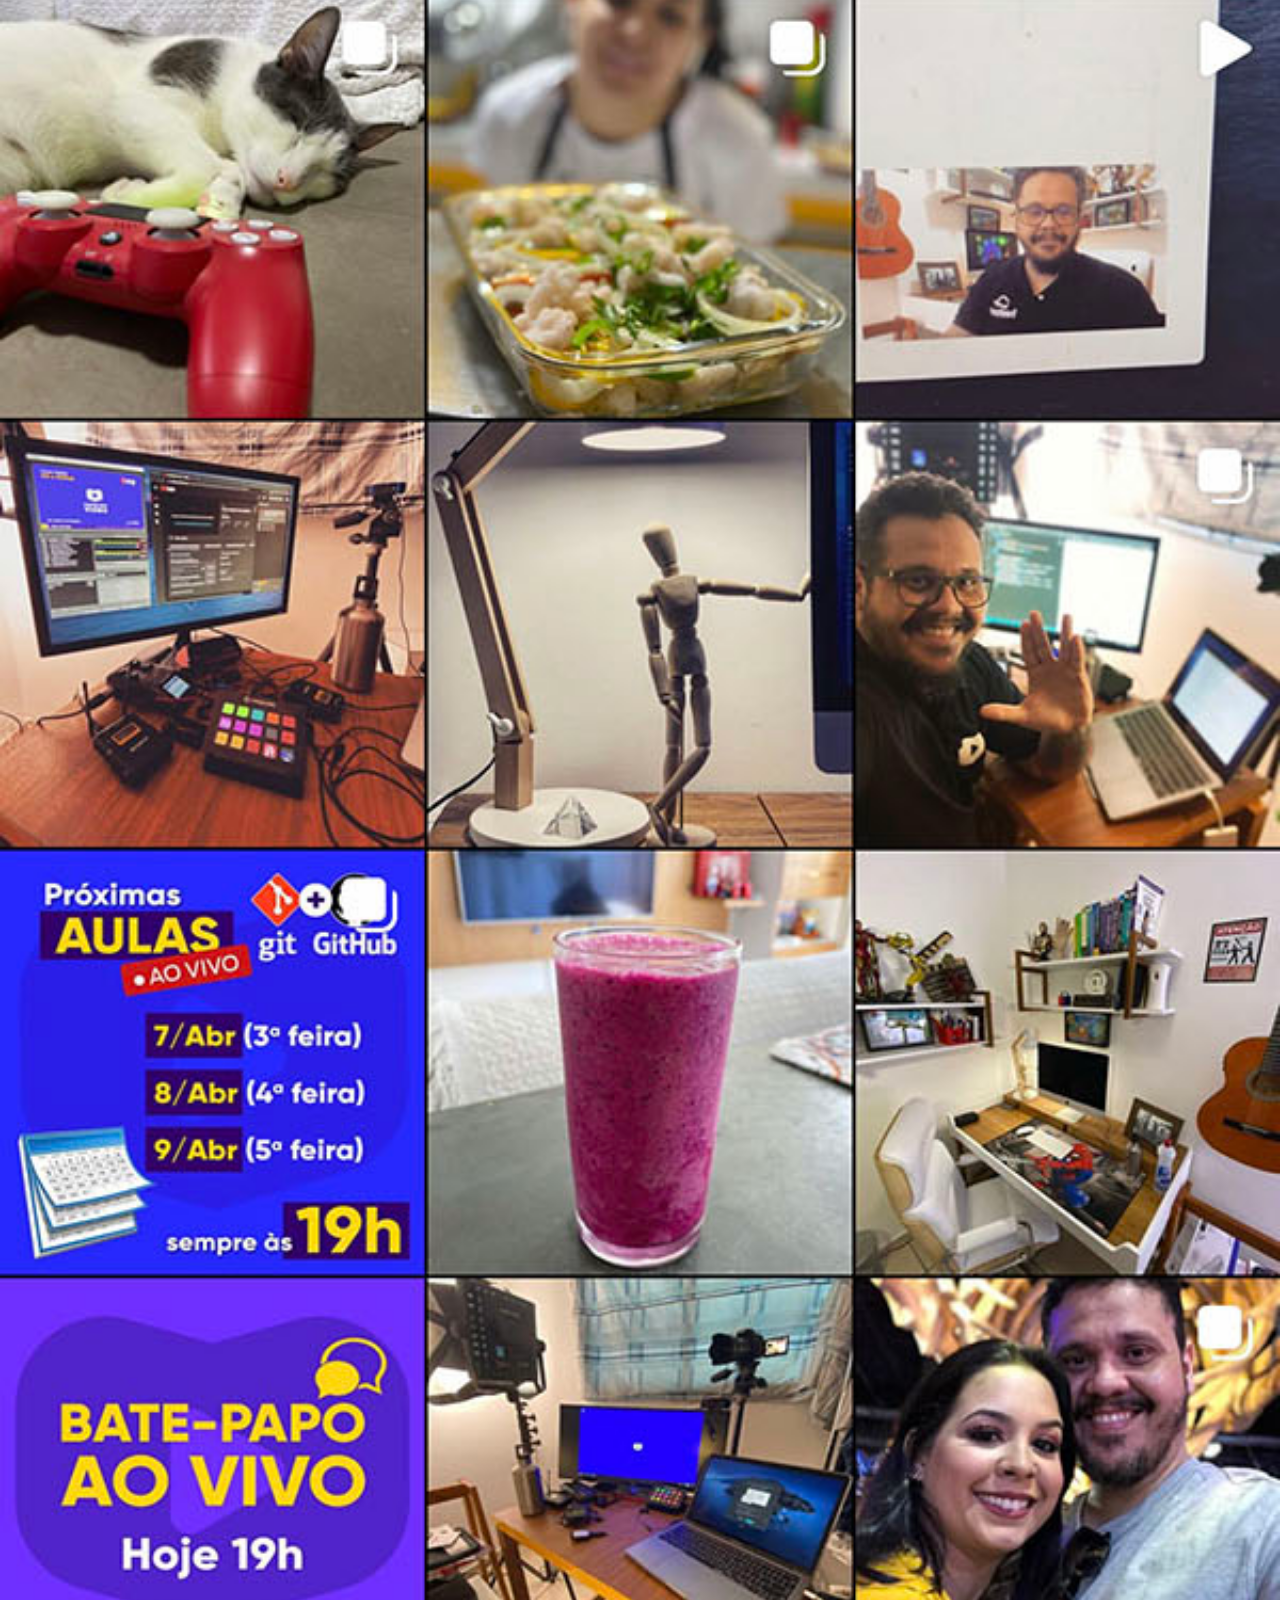
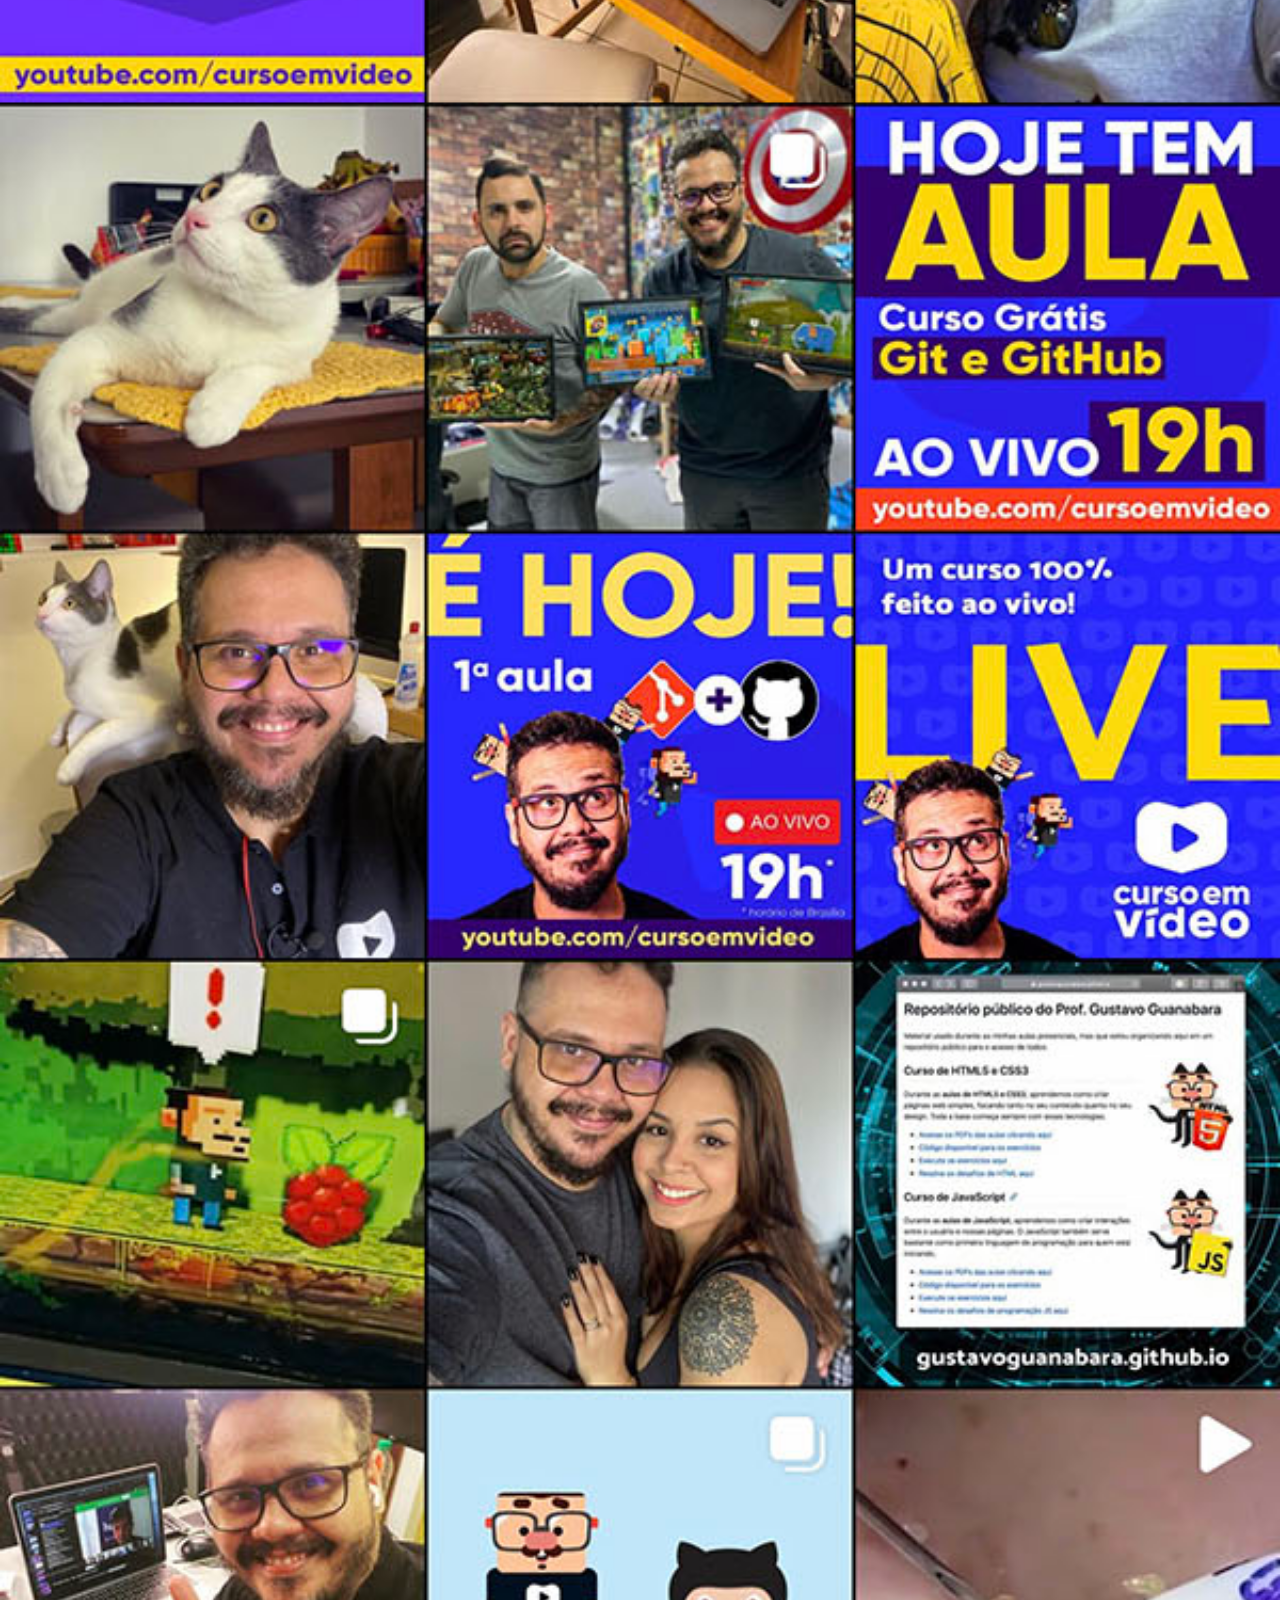
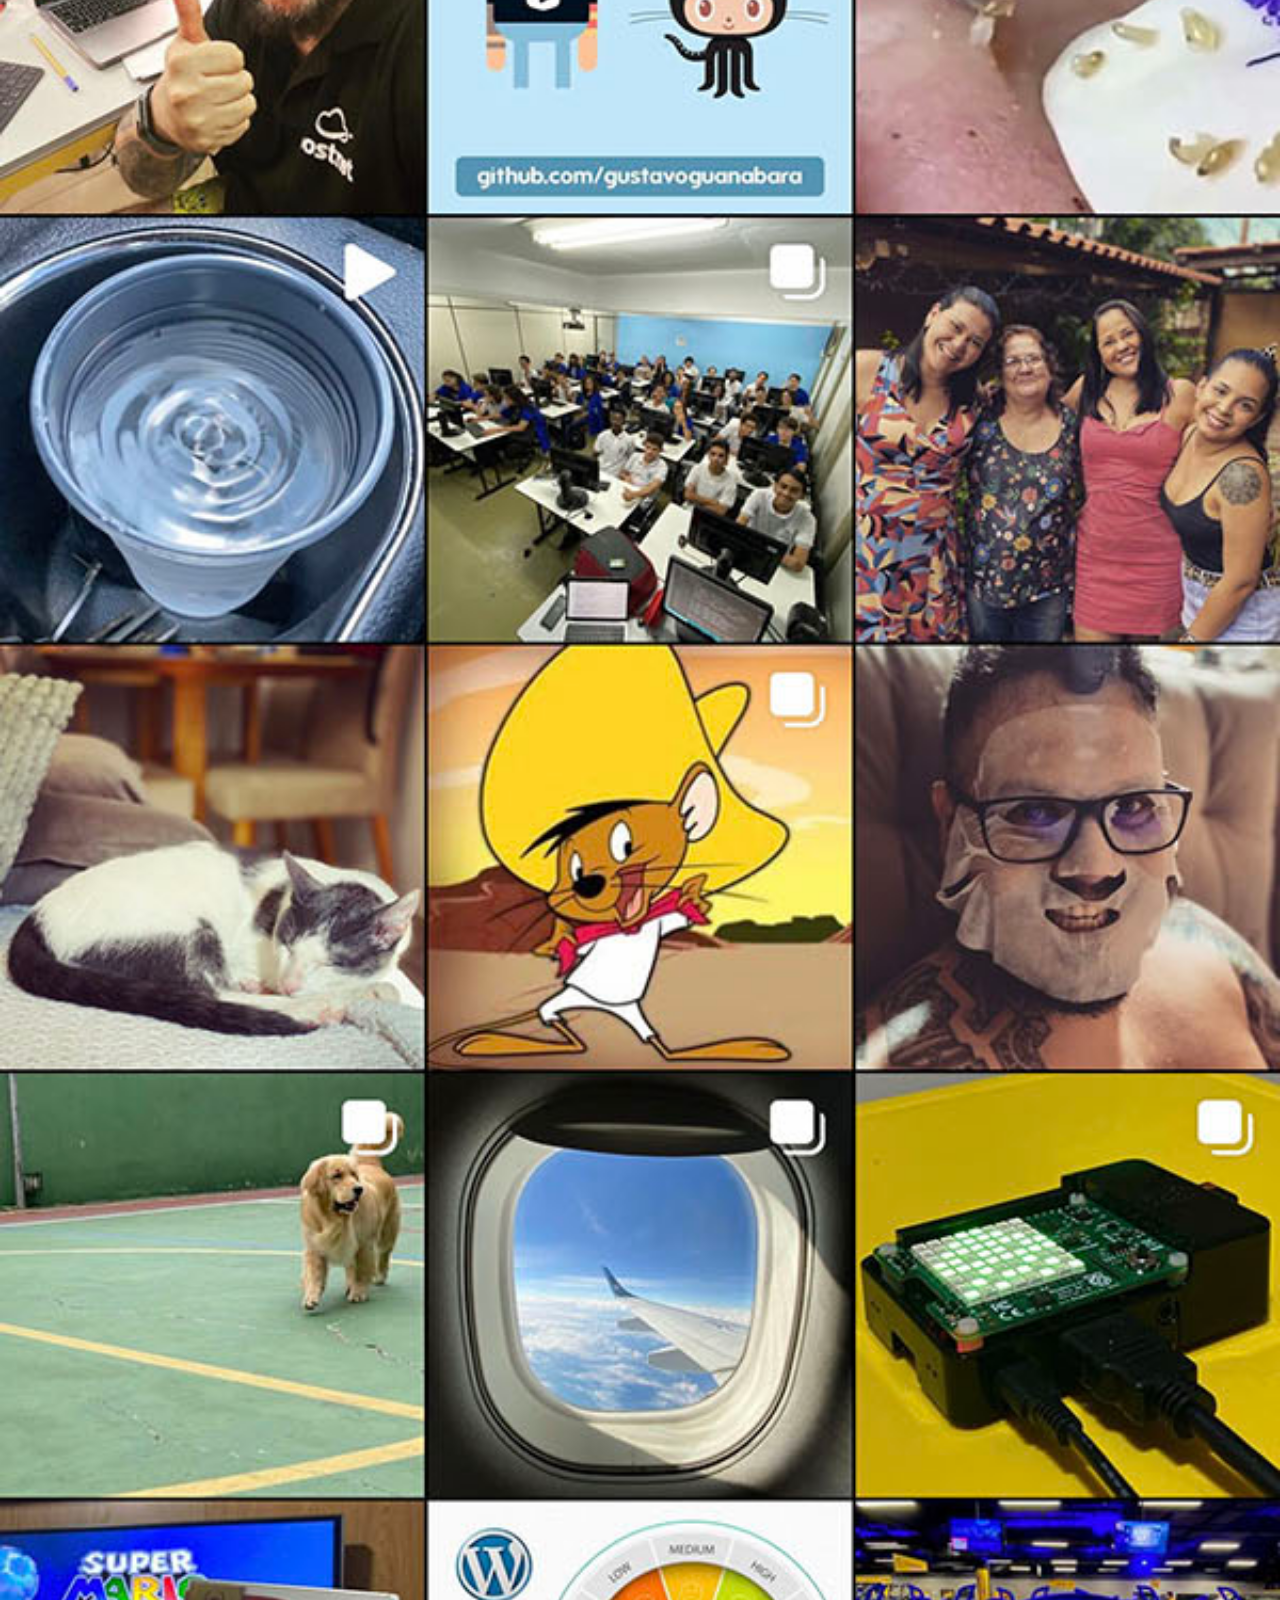
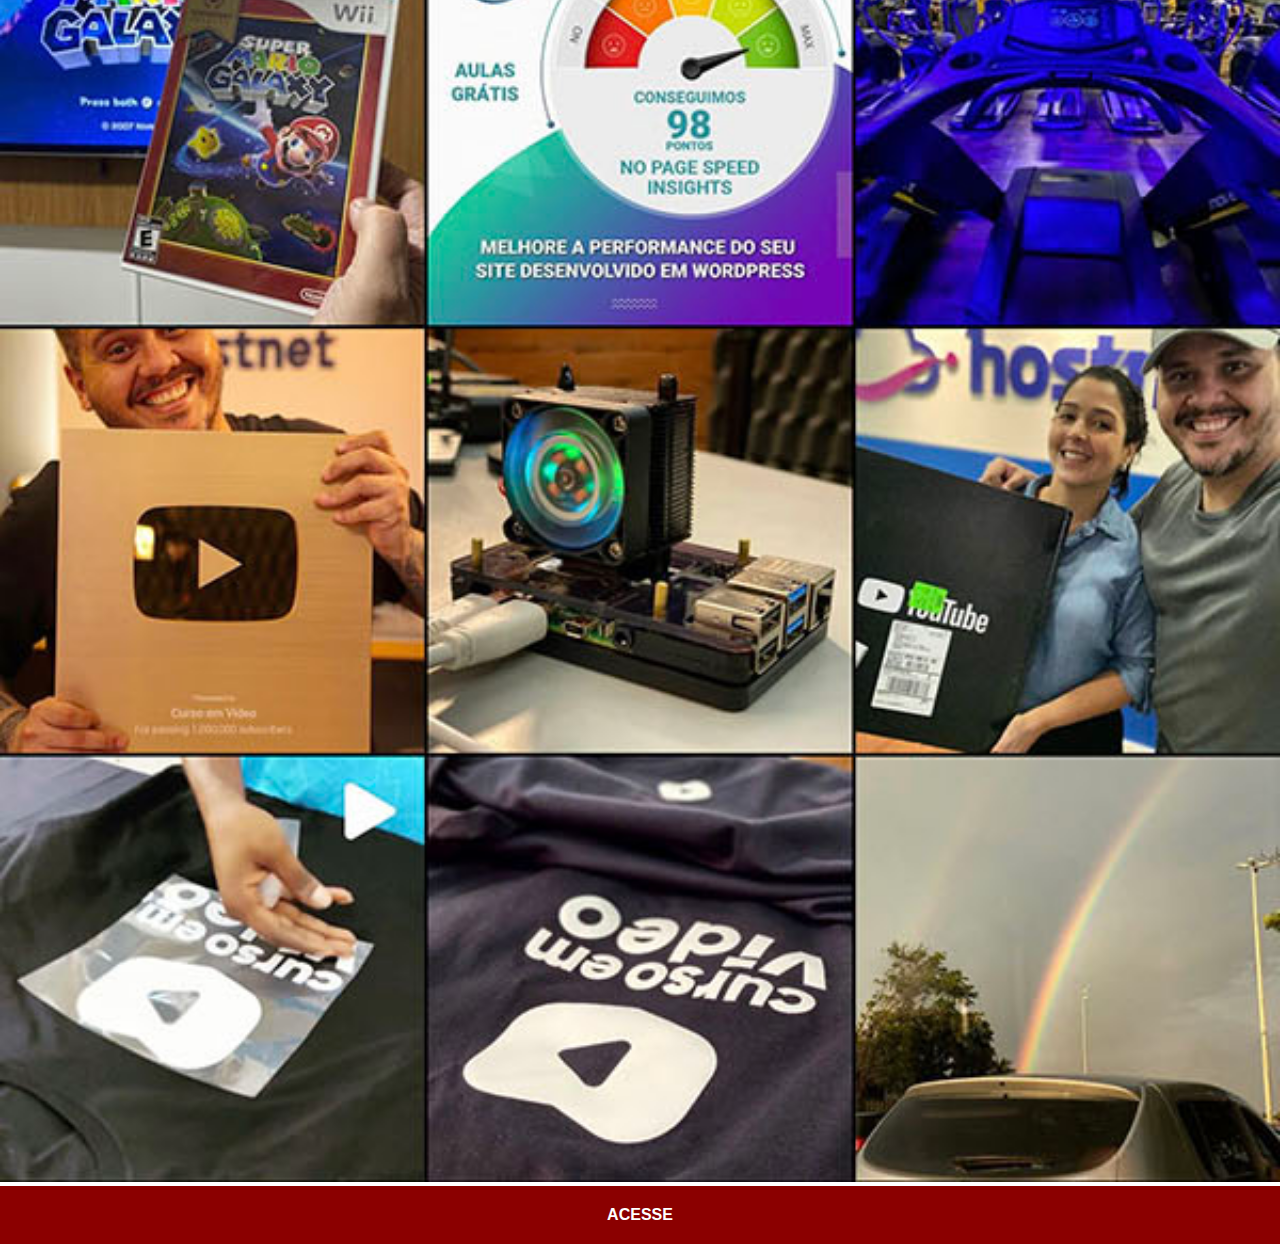
<file: instagram.html>
<!DOCTYPE html>
<html lang="pt-br">
<head>
    <meta charset="UTF-8">
    <meta http-equiv="X-UA-Compatible" content="IE=edge">
    <meta name="viewport" content="width=device-width, initial-scale=1.0">
    <title>Instagram</title>
    <link rel="stylesheet" href="estilos/social.css">
</head>
<body>
    <img src="imagens/tela-instagram.jpg" alt="Instagram">

    <a href="https://www.instagram.com/gustavoguanabara/?hl=pt" target="_blank">ACESSE</a>
</body>
</html>
</file>
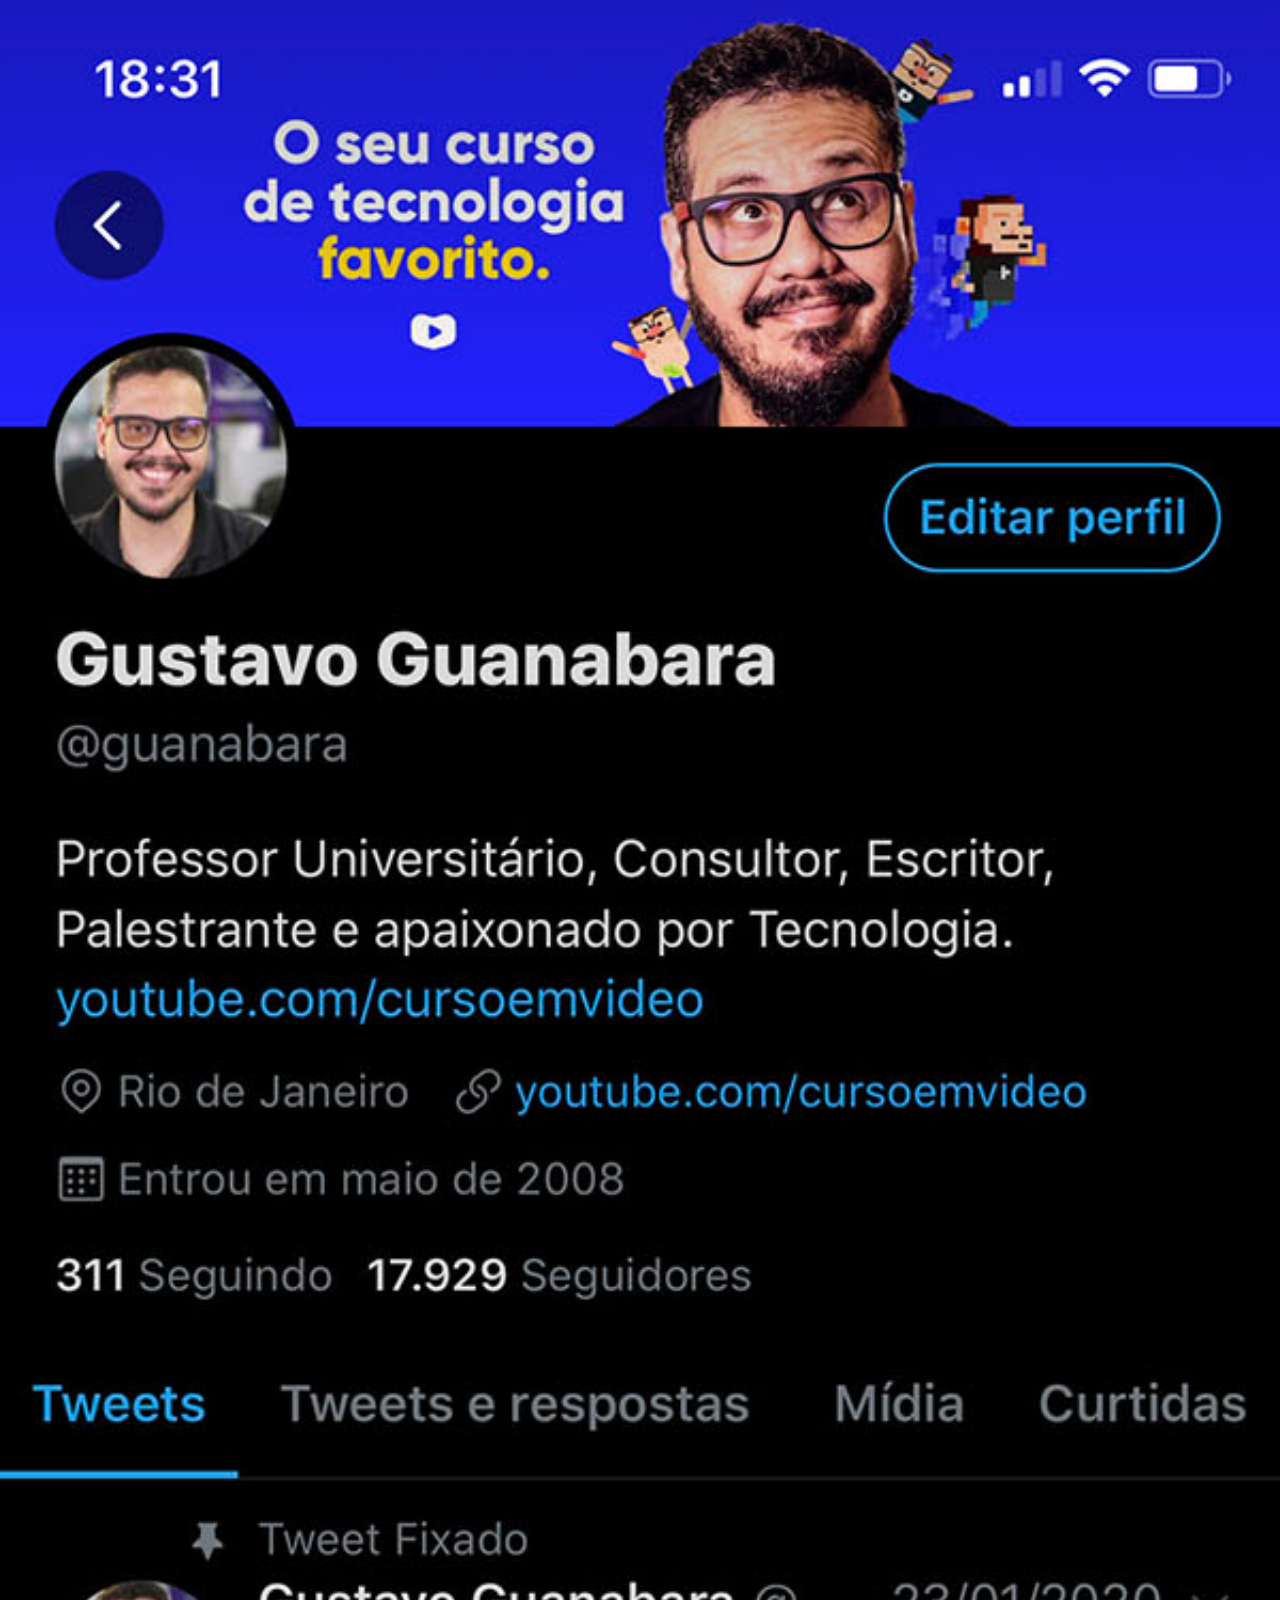
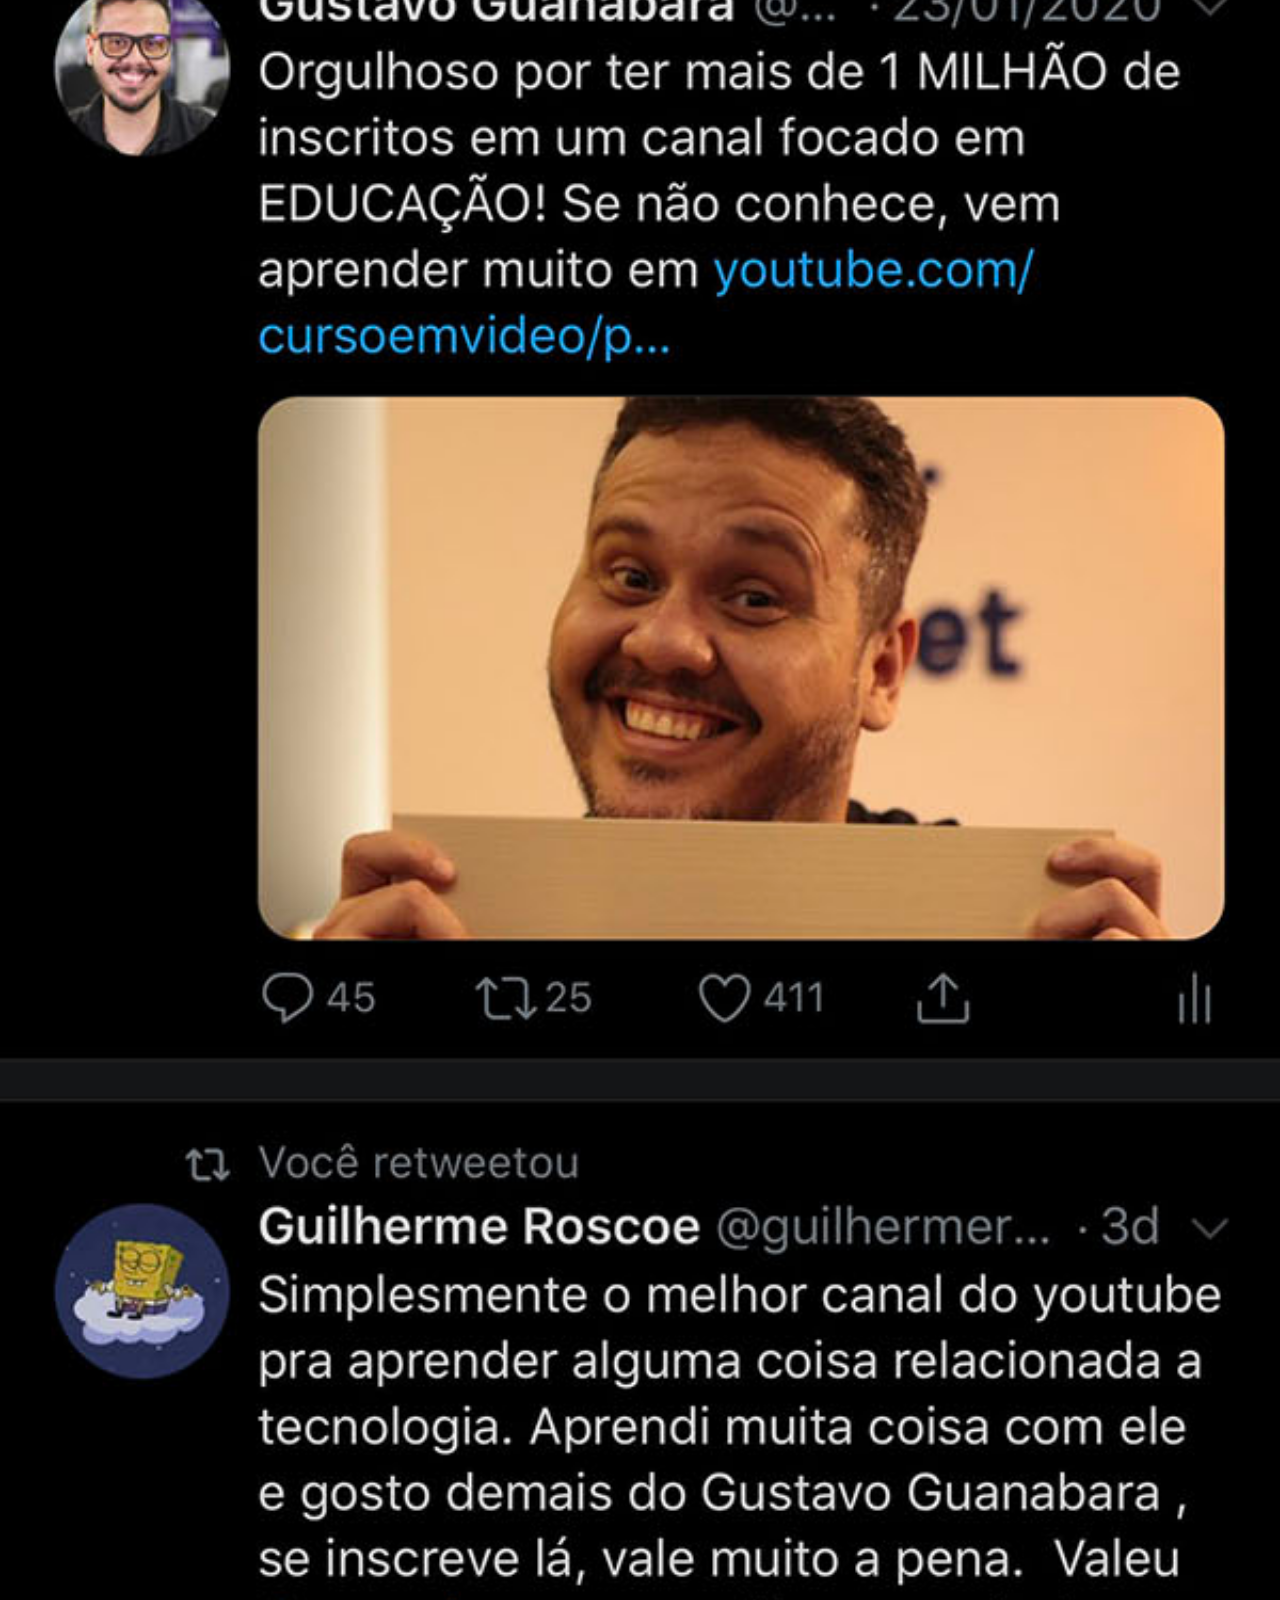
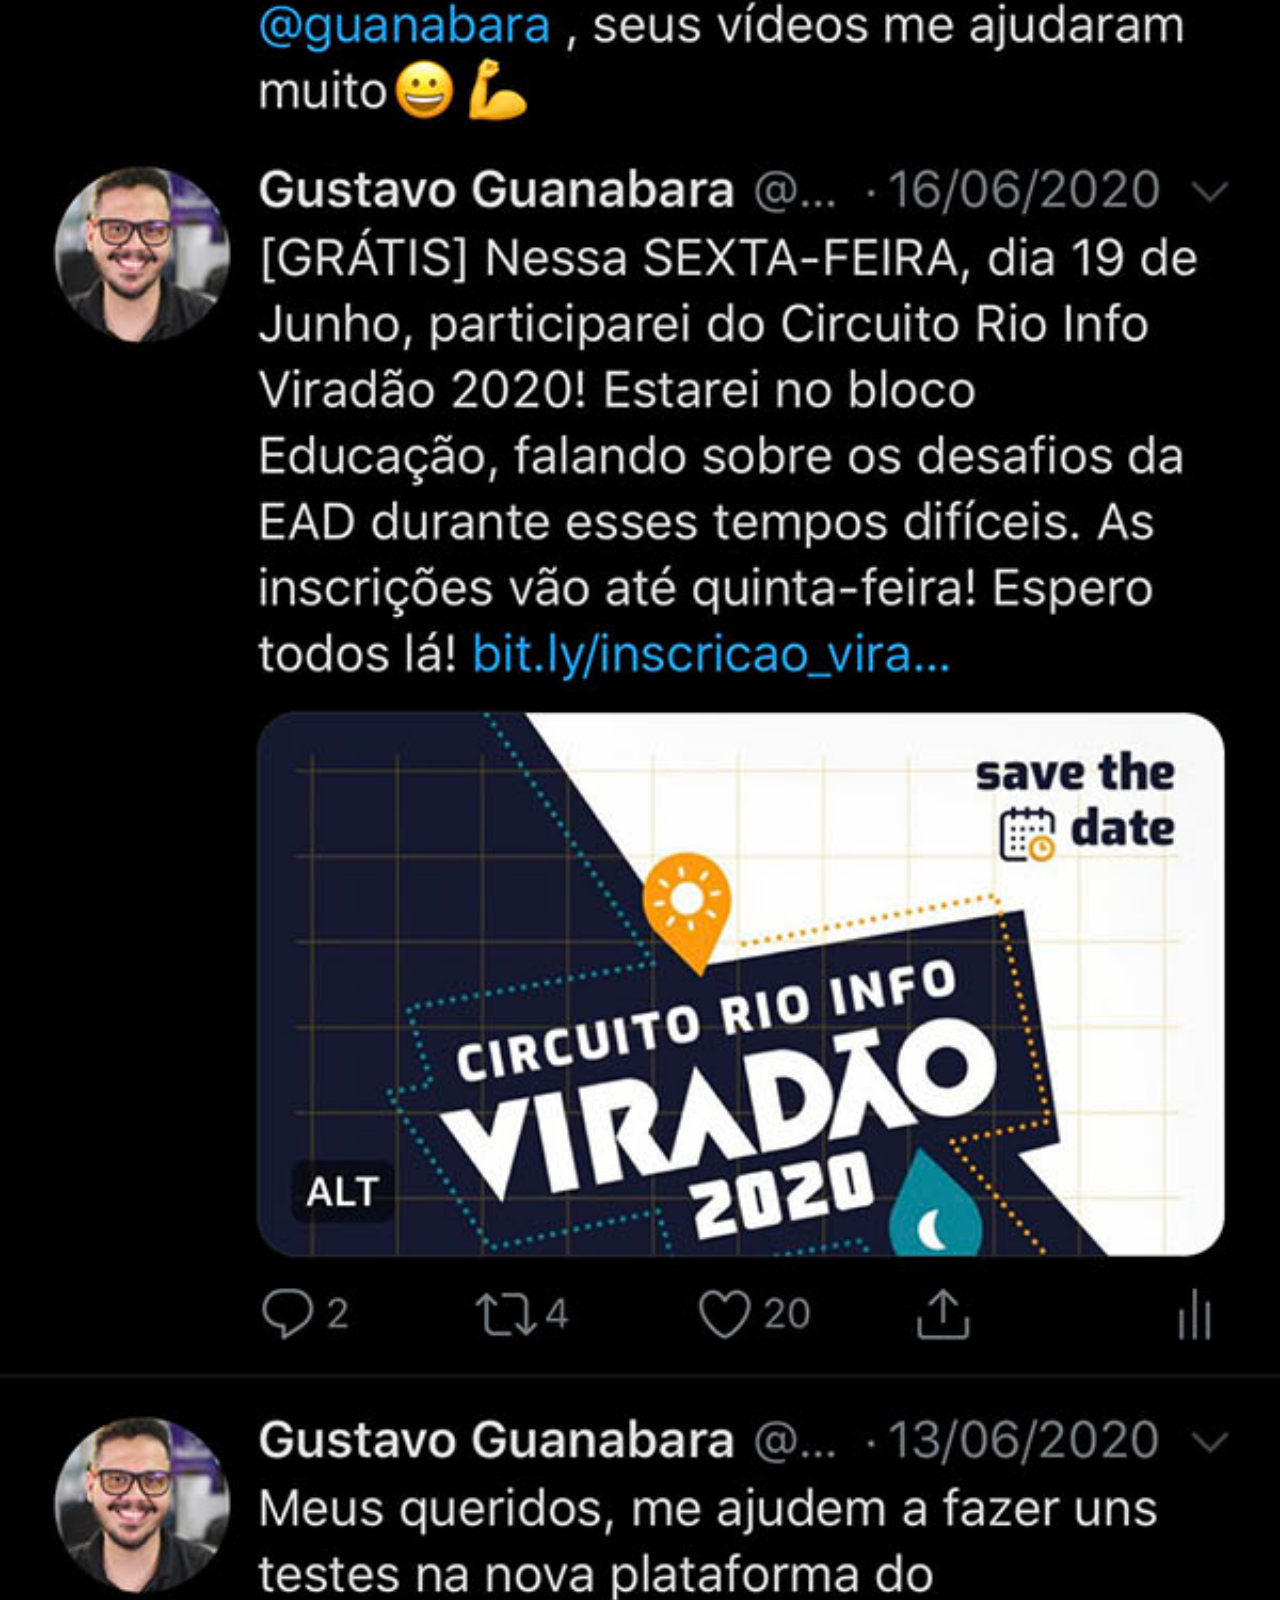
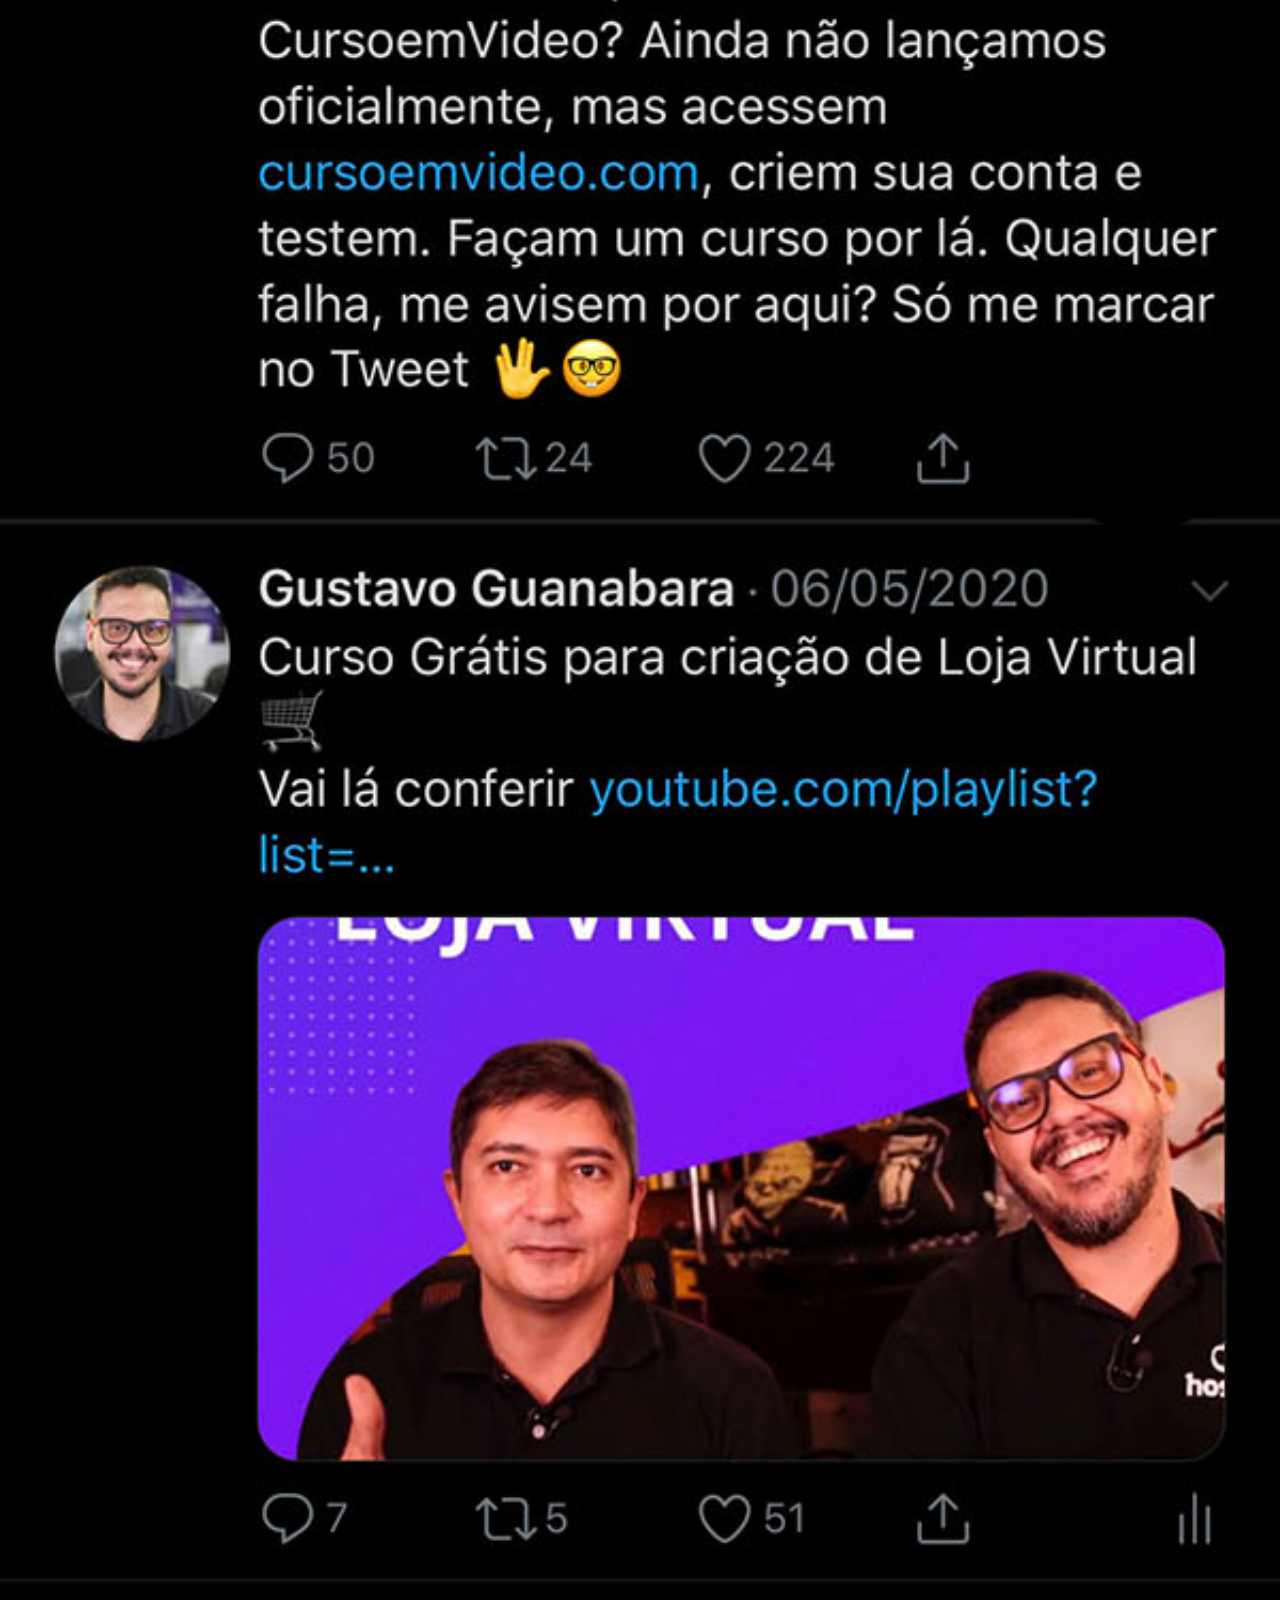
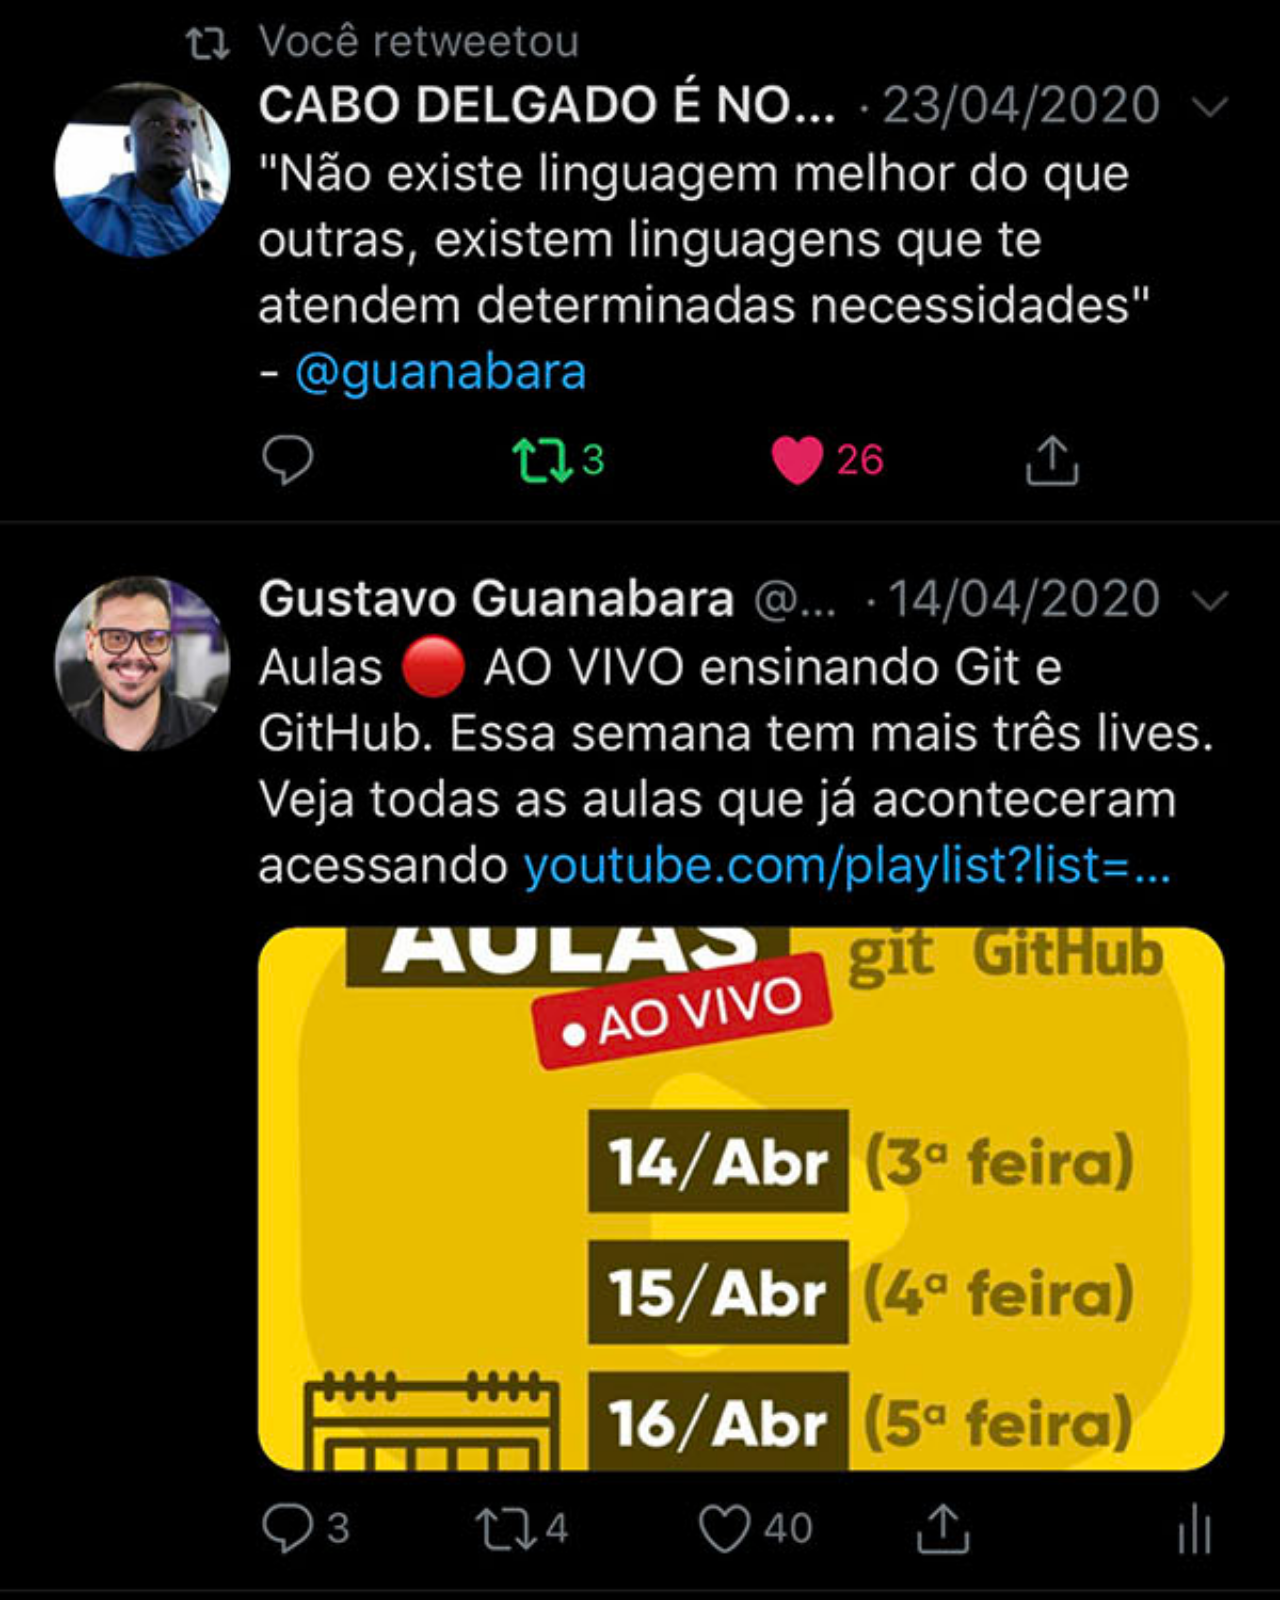
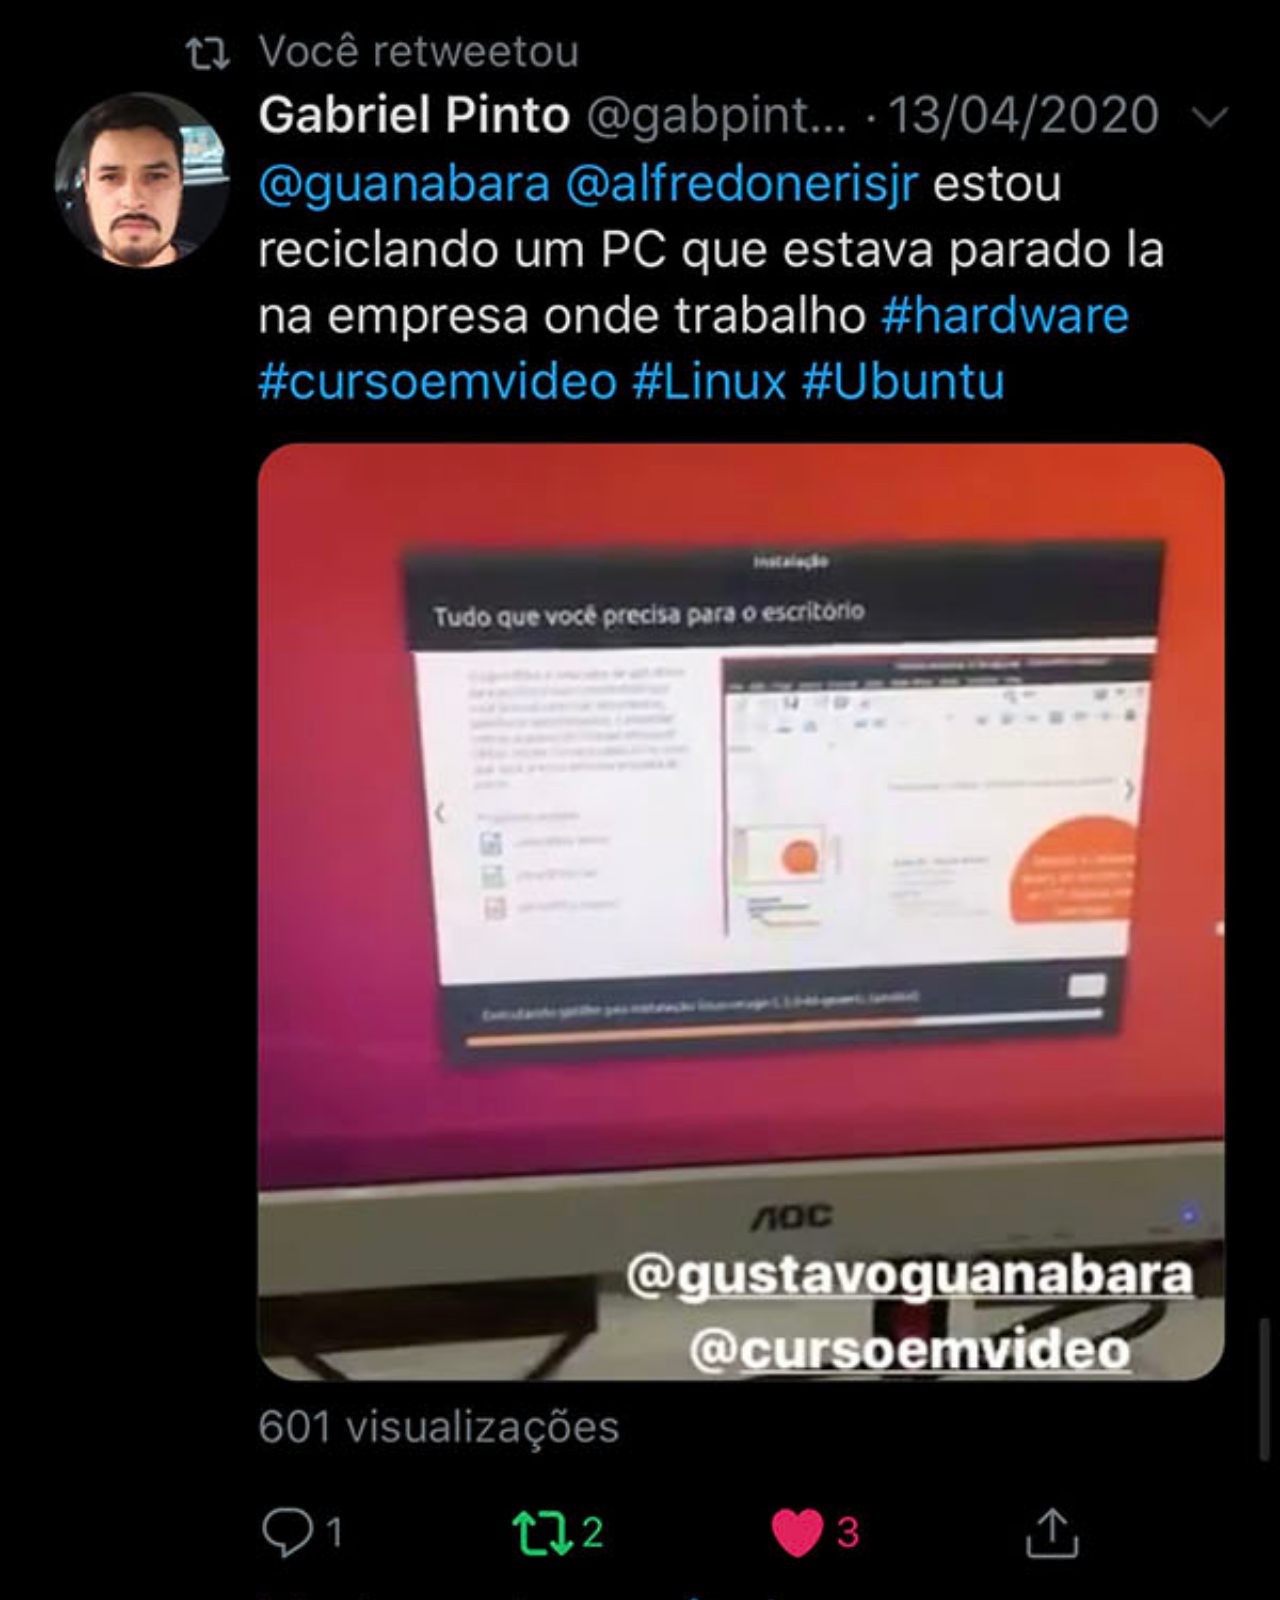
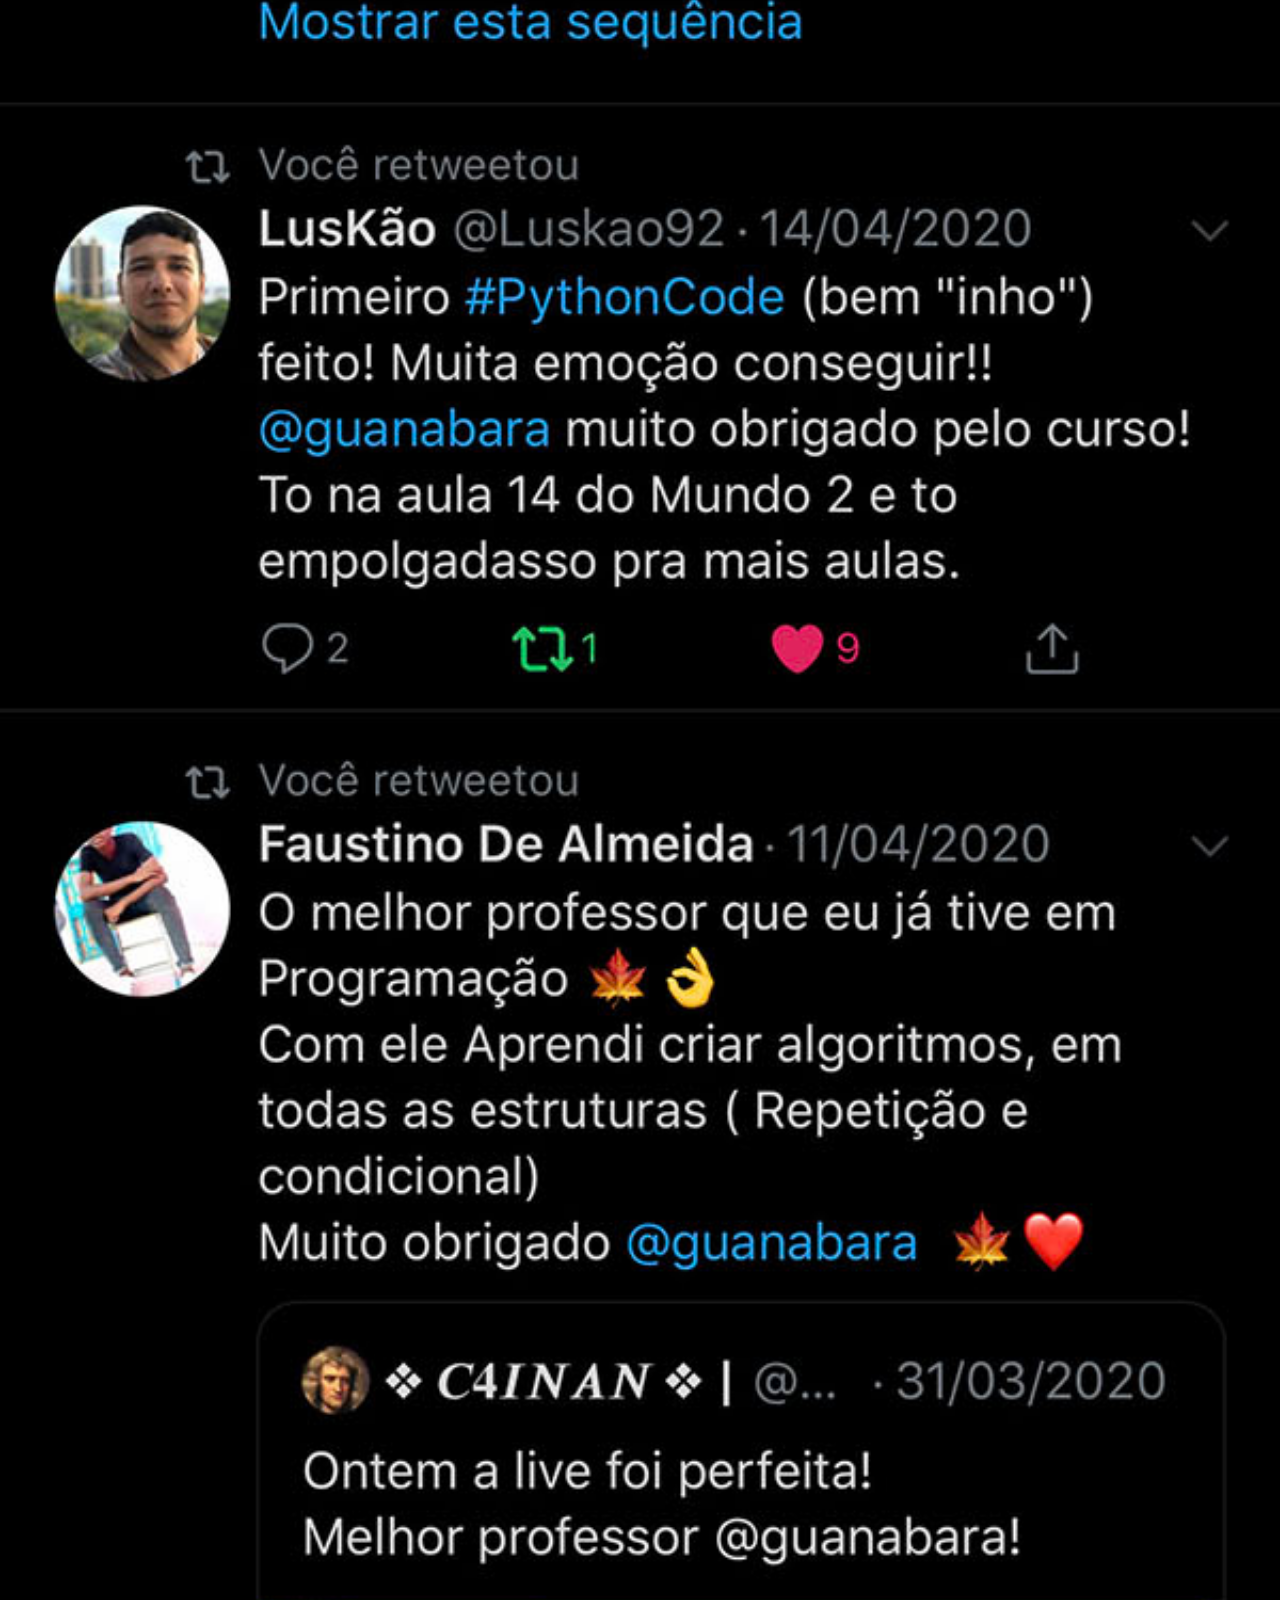
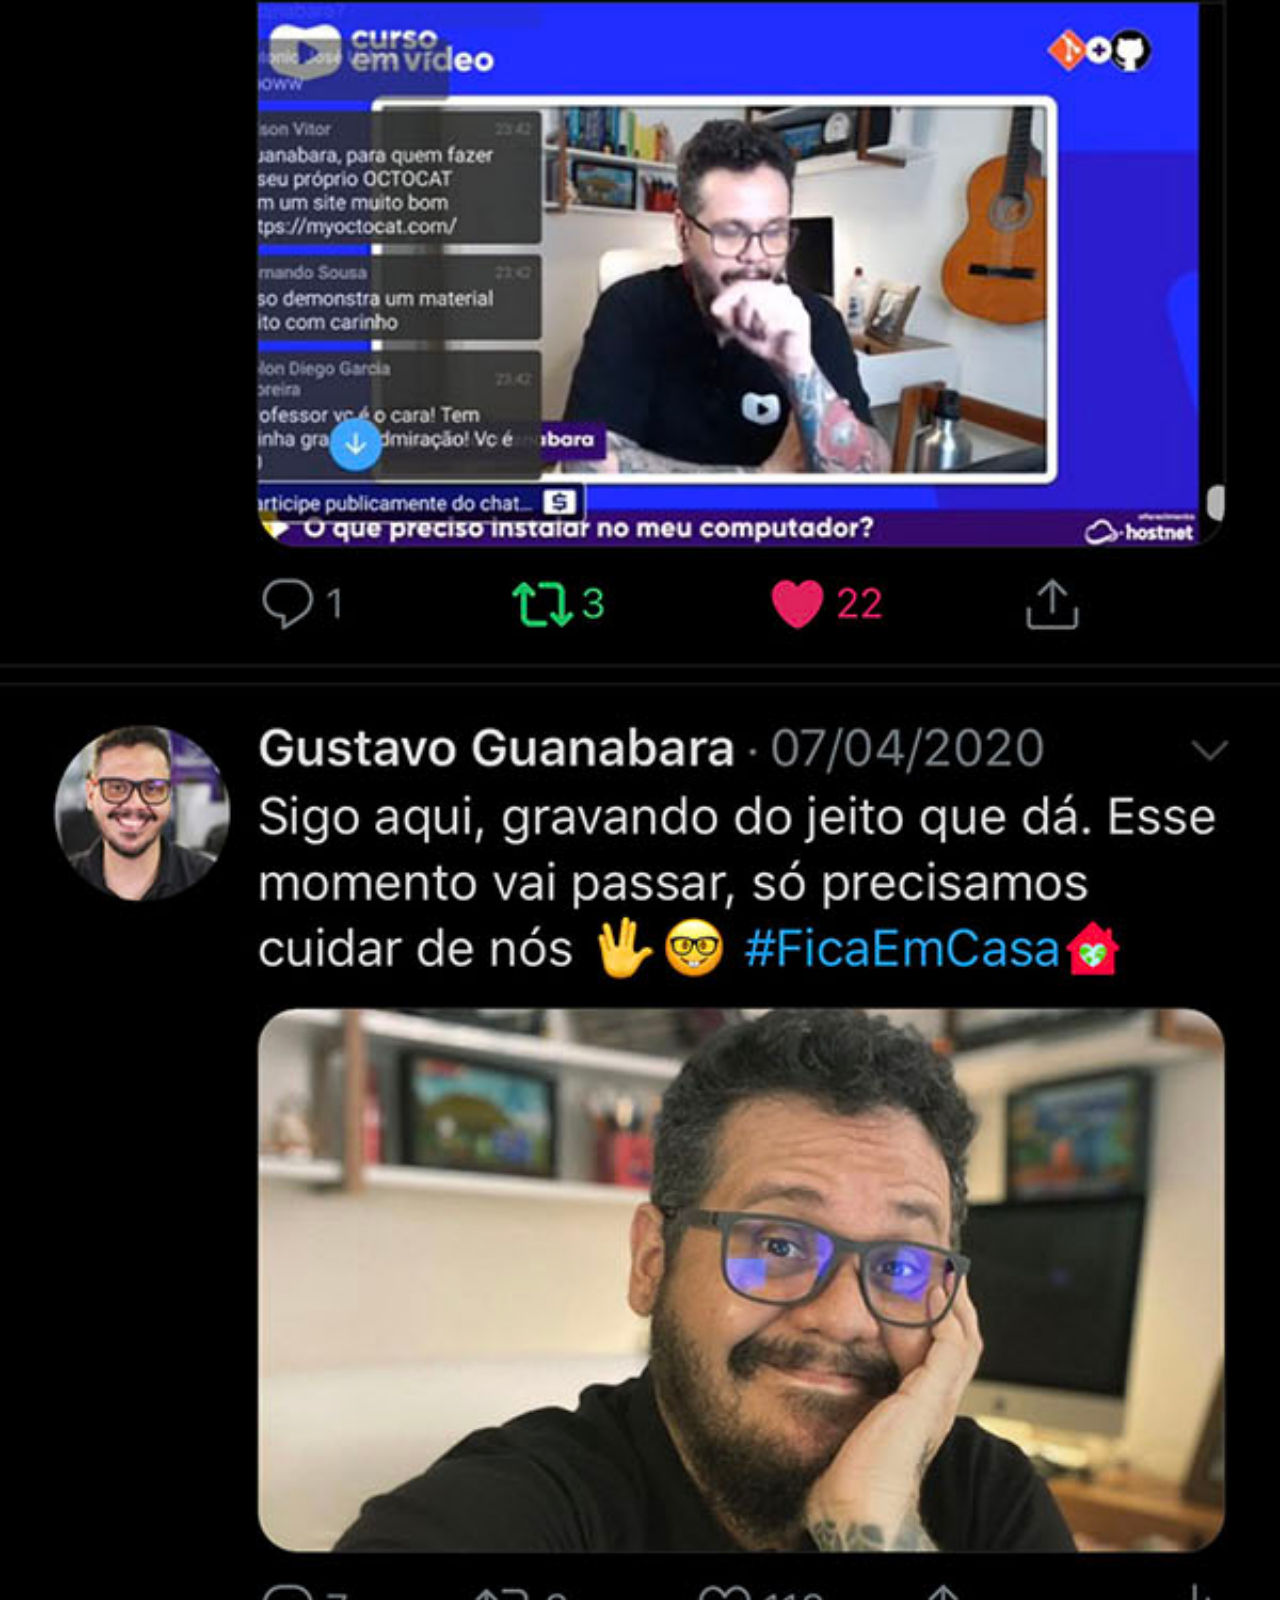
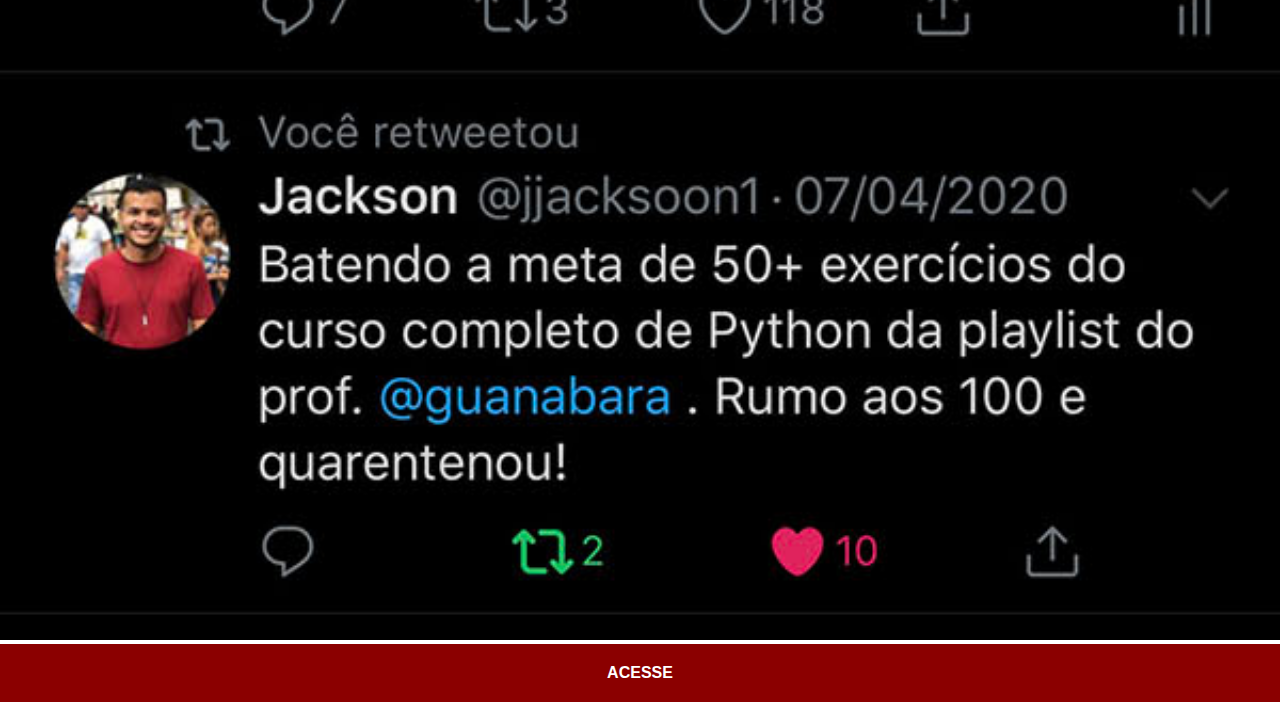
<file: twiiter.html>
<!DOCTYPE html>
<html lang="pt-br">
<head>
    <meta charset="UTF-8">
    <meta http-equiv="X-UA-Compatible" content="IE=edge">
    <meta name="viewport" content="width=device-width, initial-scale=1.0">
    <title>twiiter</title>
    <link rel="stylesheet" href="estilos/social.css">
</head>
<body>
<img src="imagens/tela-twitter.jpg" alt="twiiter">

<a href="https://twitter.com/guanabara" target="_blank">ACESSE</a>

    
</body>
</html>
</file>
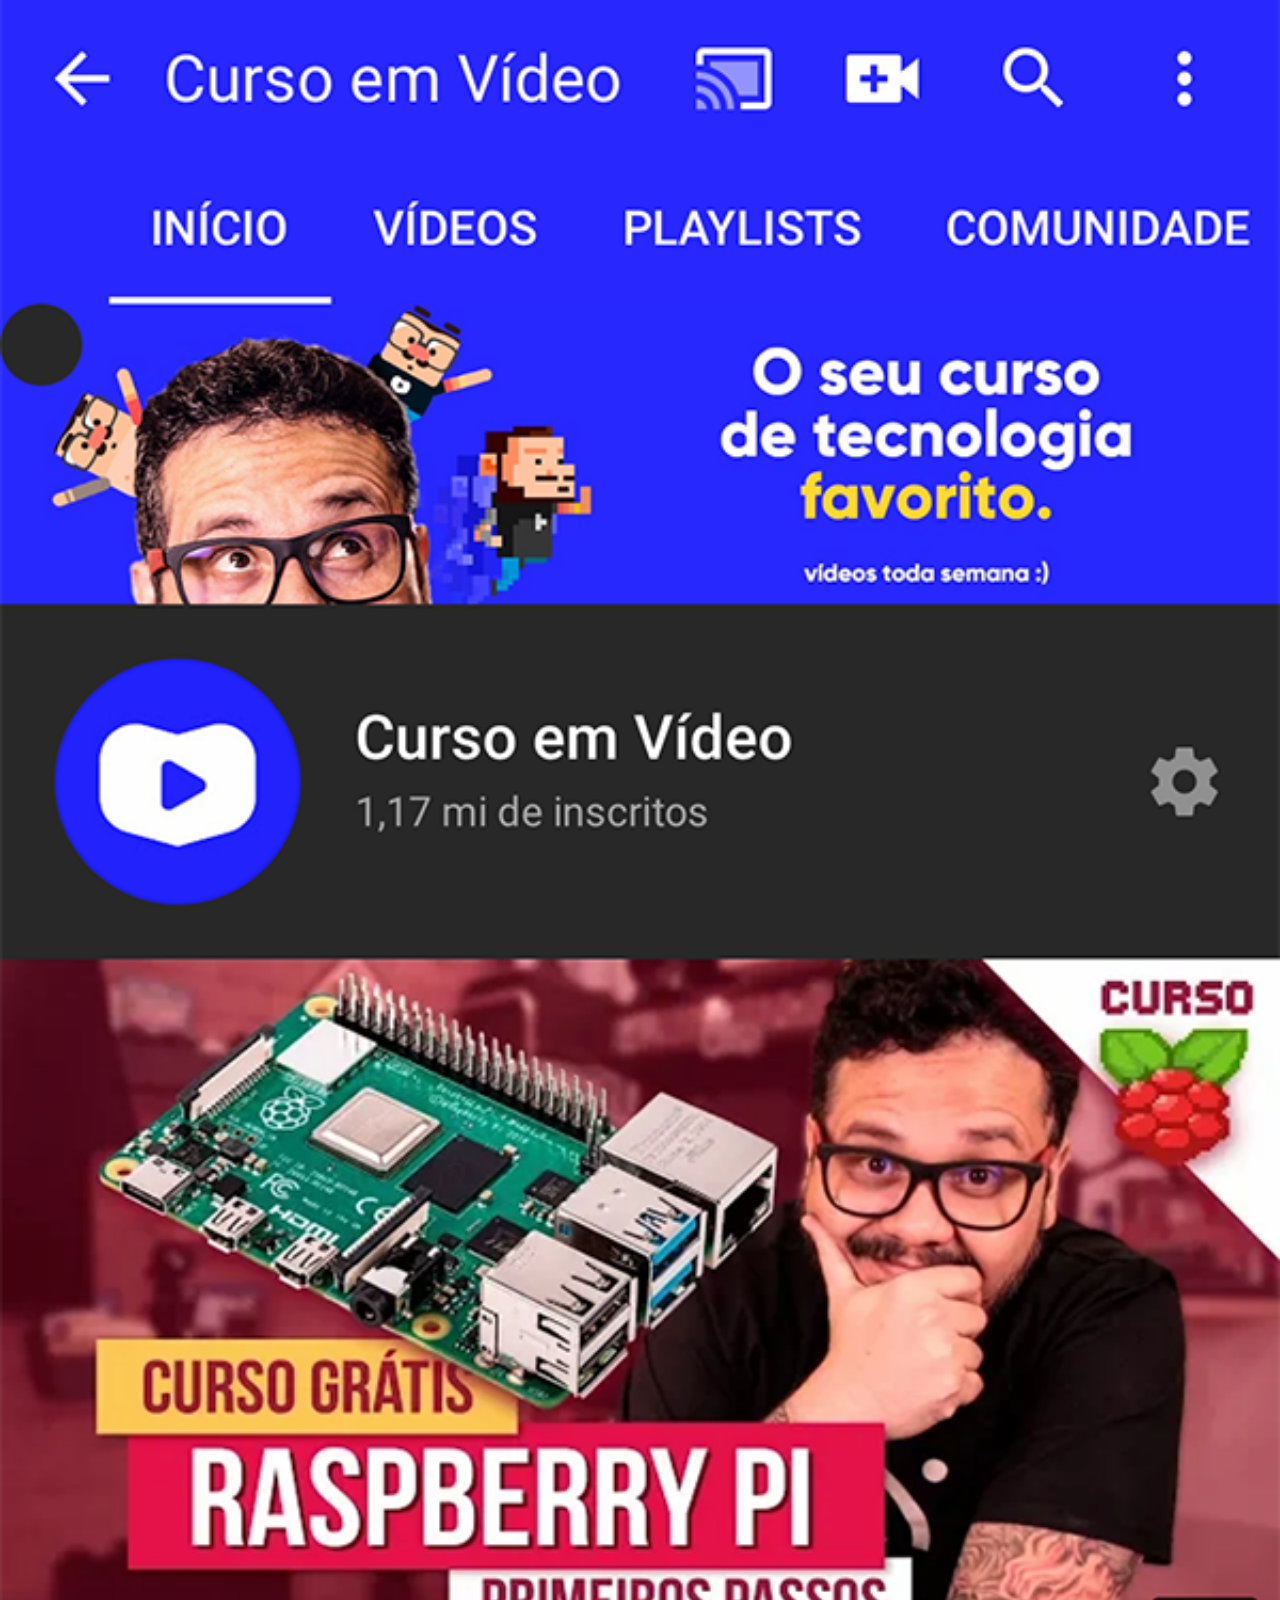
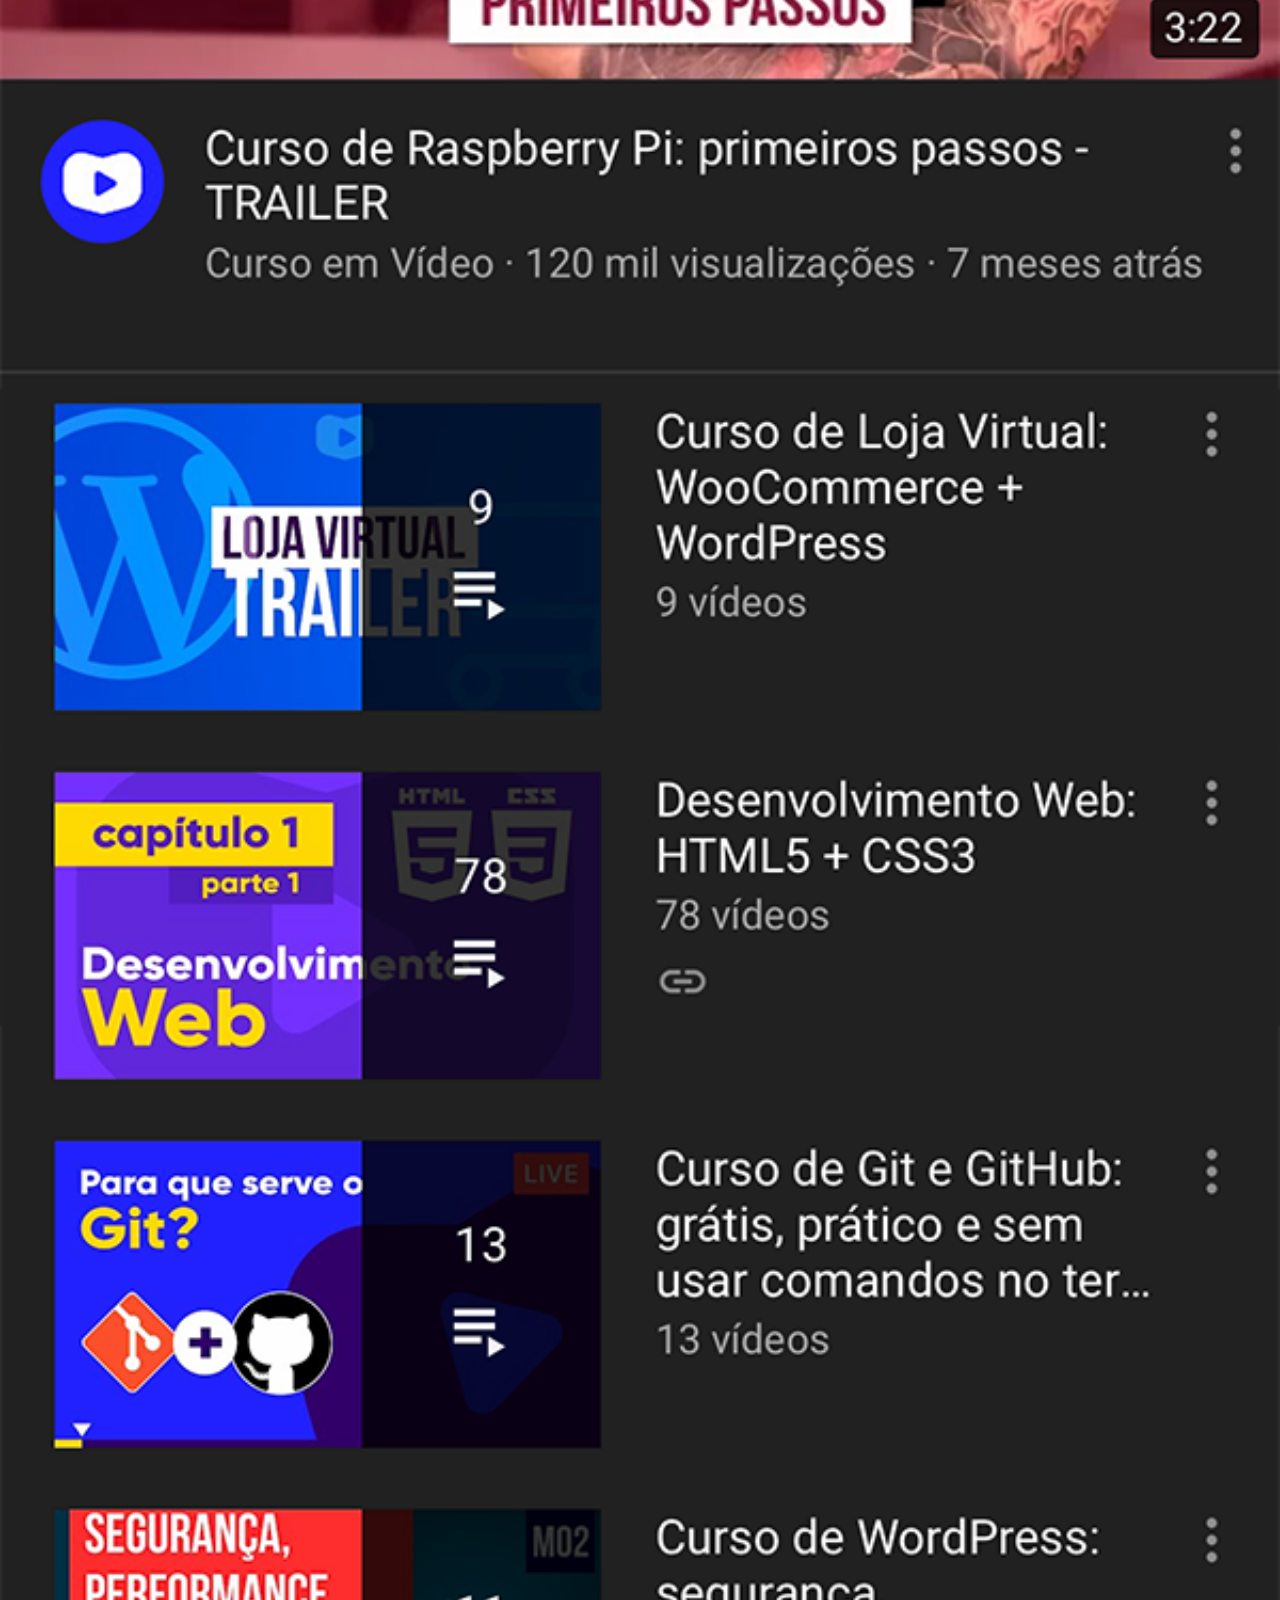
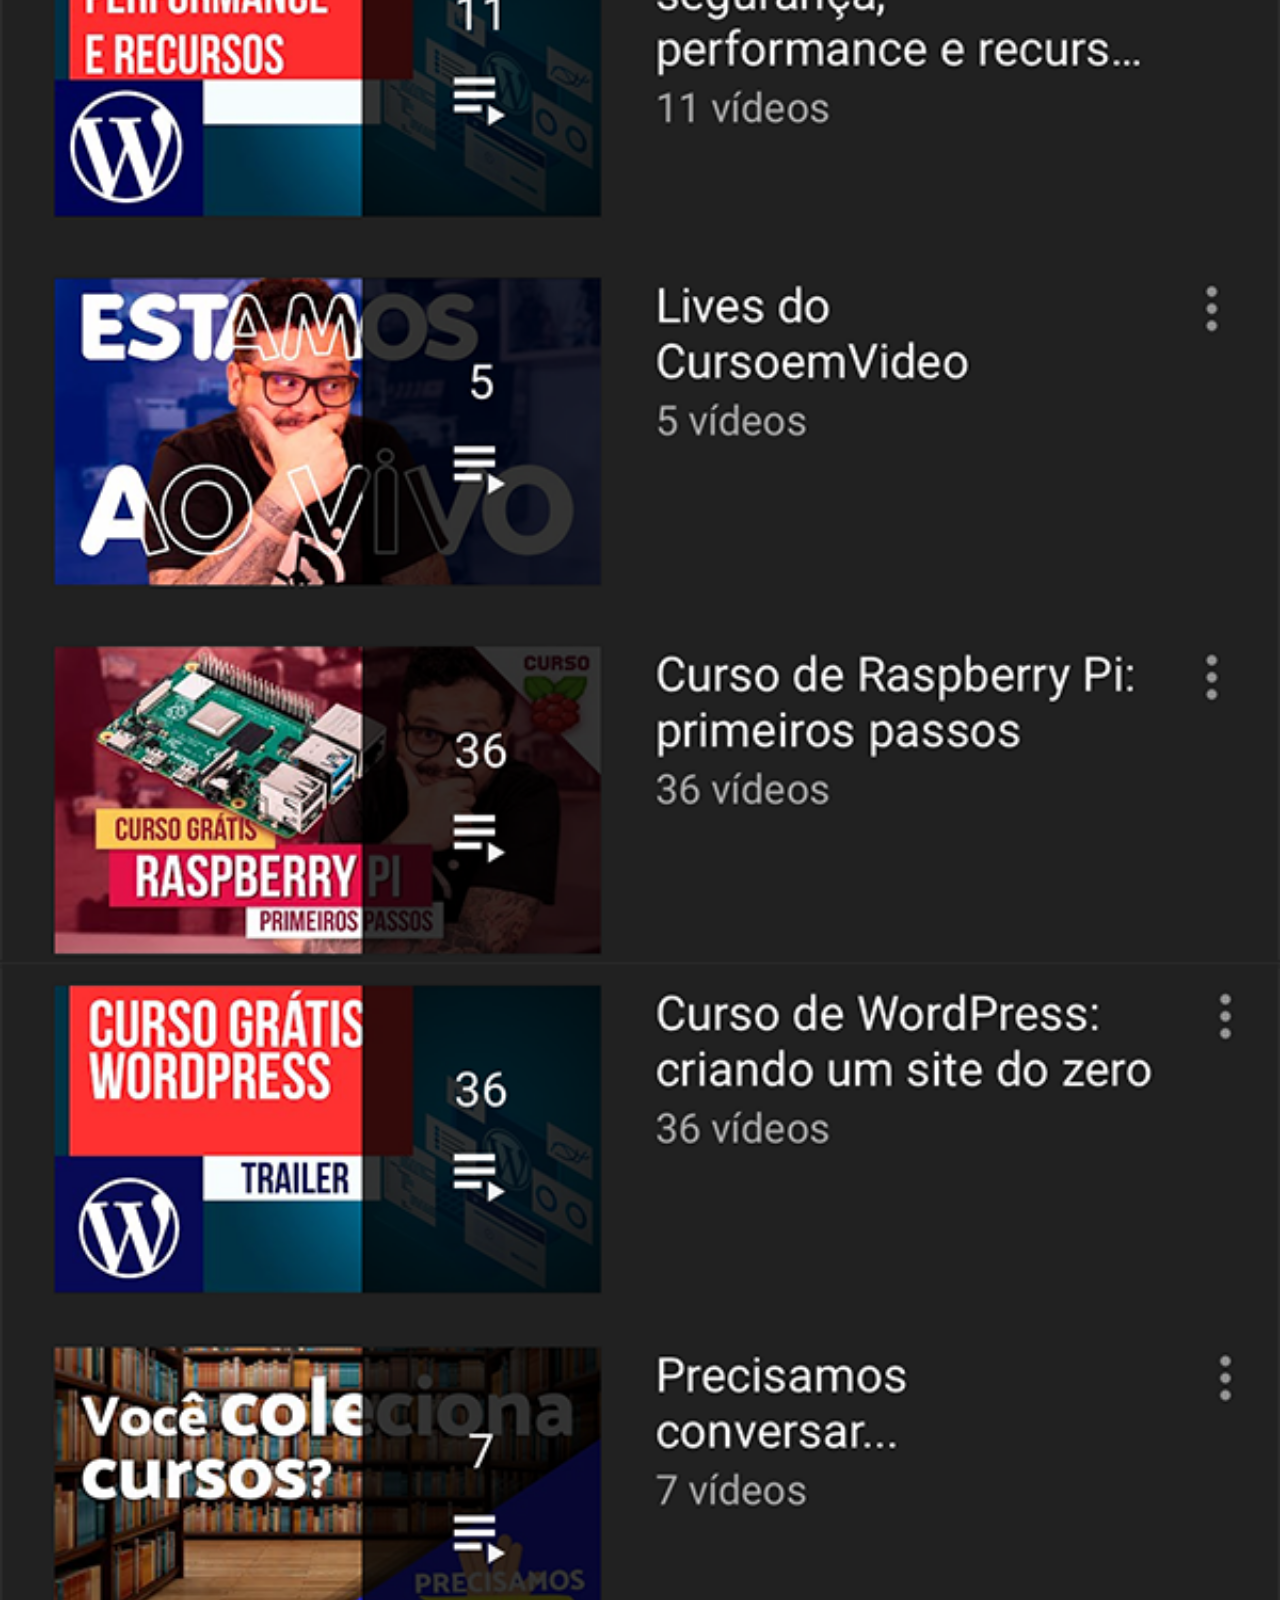
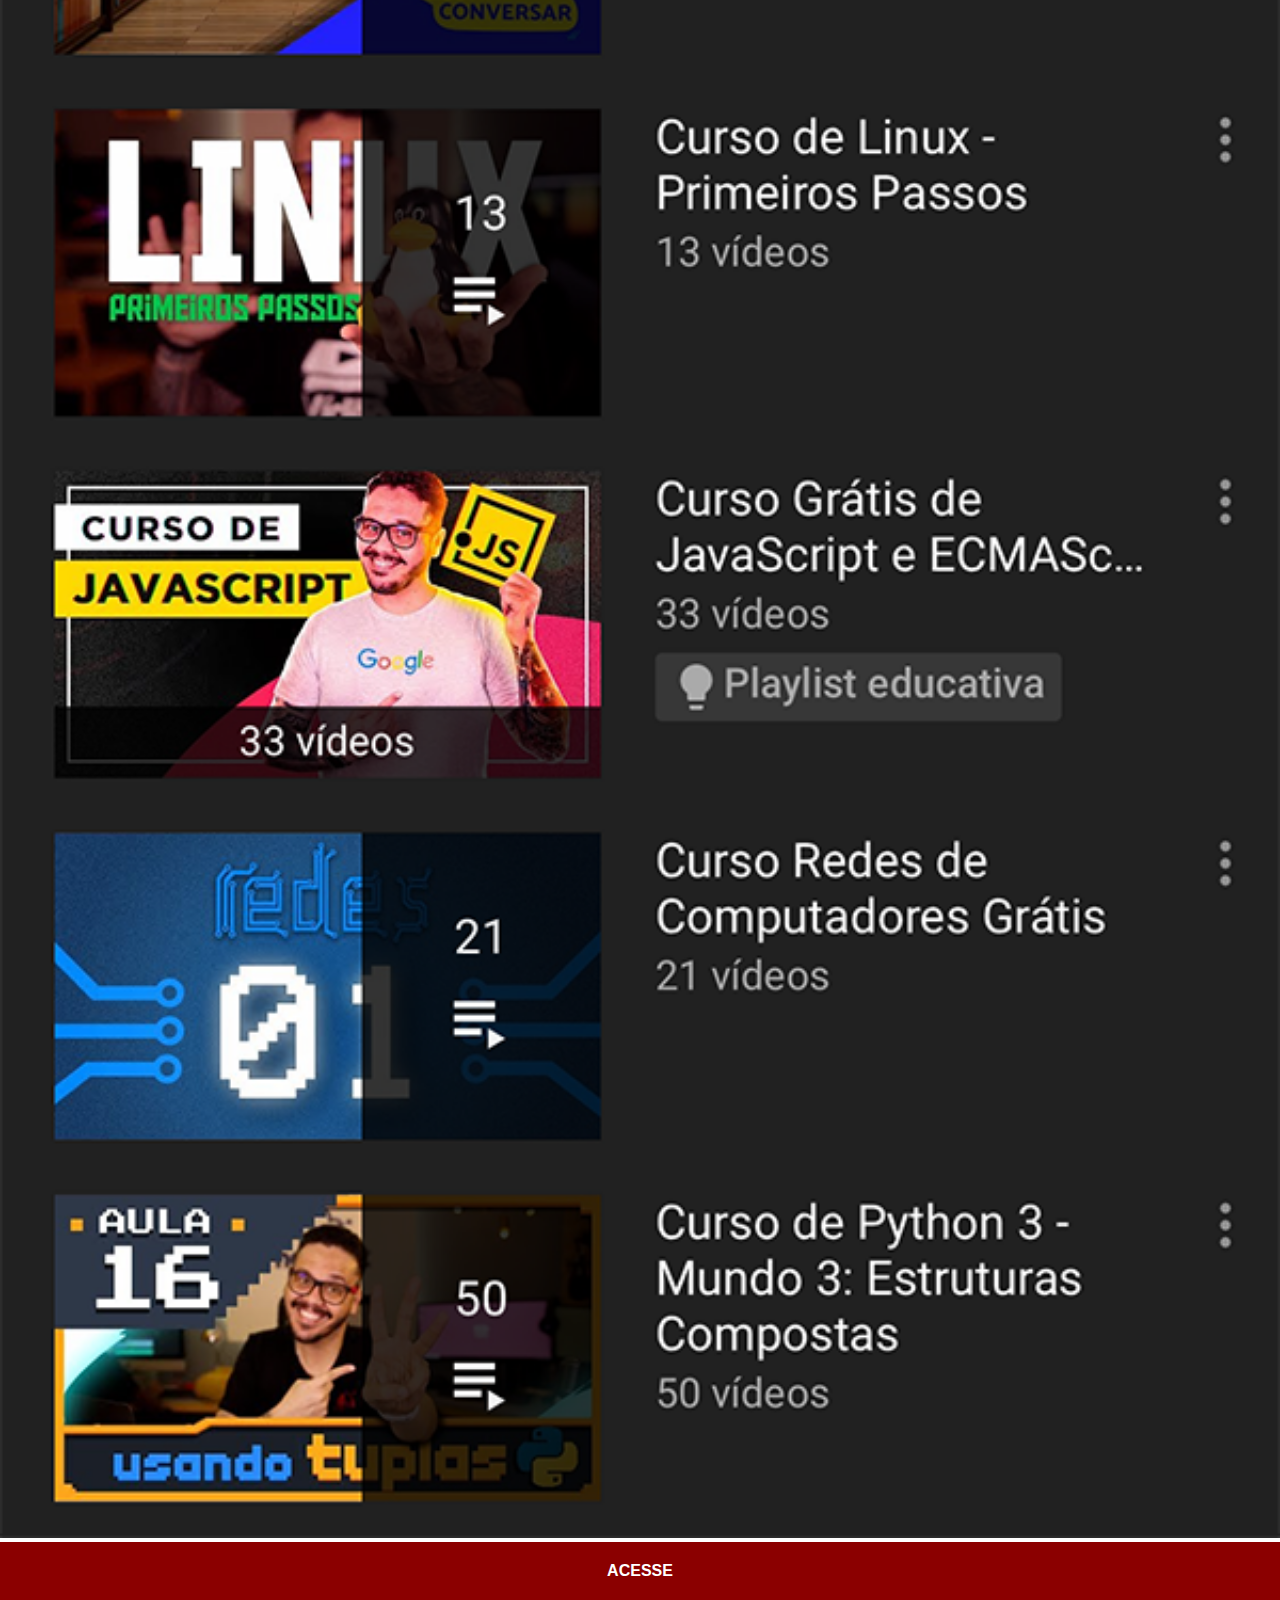
<file: youtube.html>
<!DOCTYPE html>
<html lang="en">
<head>
    <meta charset="UTF-8">
    <meta name="viewport" content="width=device-width, initial-scale=1.0">
    <title>youtube</title>
    <link rel="stylesheet" href="estilos/social.css">

    
</head>
<body>

    <img src="imagens/tela-youtube.png" alt="youtube">
    <a href="https://www.youtube.com/@CursoemVideo" target="_blank">ACESSE</a>
    
</body>
</html>
</file>
<file: estilos/style.css>
@charset "UTF-8";

*{
    margin: 0px;
    padding: 0px;
    font-family: Arial, Helvetica, sans-serif;
    box-sizing: border-box;
}

html, body{
    background-color: black;
}

html,body{

    background: url('../imagens/fundo-madeira.jpg') no-repeat top center;
    background-size: cover;
    background-attachment: fixed;
    
    
}

main{
    height: 100vh;
    position: relative;
   
   
}

section#telefone{
    
    height: 627px;
    width: 311px;

    position: absolute;
    top: 50%;
    left: 50%;
    transform: translate(-50%, -50%);
    background: url('../imagens/frame-iphone.png') no-repeat  ;
   
}

iframe#tela{
    position: relative;
    top: 80px;
    left: 22px;
    width: 269px;
    height: 471px;
}

section#redes-sociais {
    text-align: right;
}

section#redes-sociais img{
    width: 50px;
    margin: 10px;
    border-radius: 50%;
    box-shadow: 2px 2px 5px rgba(0, 0, 0, 0.400);
    box-sizing: border-box;
}

section#redes-sociais img:hover{
    border: 2px solid rgba(255, 255, 255, 0.635);
    transform: translate(-3px, -3px);
    box-shadow: 5px 5px 10px rgba(0, 0, 0, 0.621);
    transition: transform .3s, border 1s;
}
</file>
<file: estilos/social.css>
@charset "UTF-8";

*{
    margin: 0px;
    padding: 0px;
    font-family: Arial, Helvetica, sans-serif;
}

::-webkit-scrollbar{
    width: 0px;
    height: 0px;
}

img{
  width: 100vw;
}

a{
   display: block;
   background-color: darkred;
   padding: 20px;
   text-align: center;
   font-weight: bolder;
   text-decoration: none;
   color: white;
}

a:hover{
    background-color: red;
}
</file>
